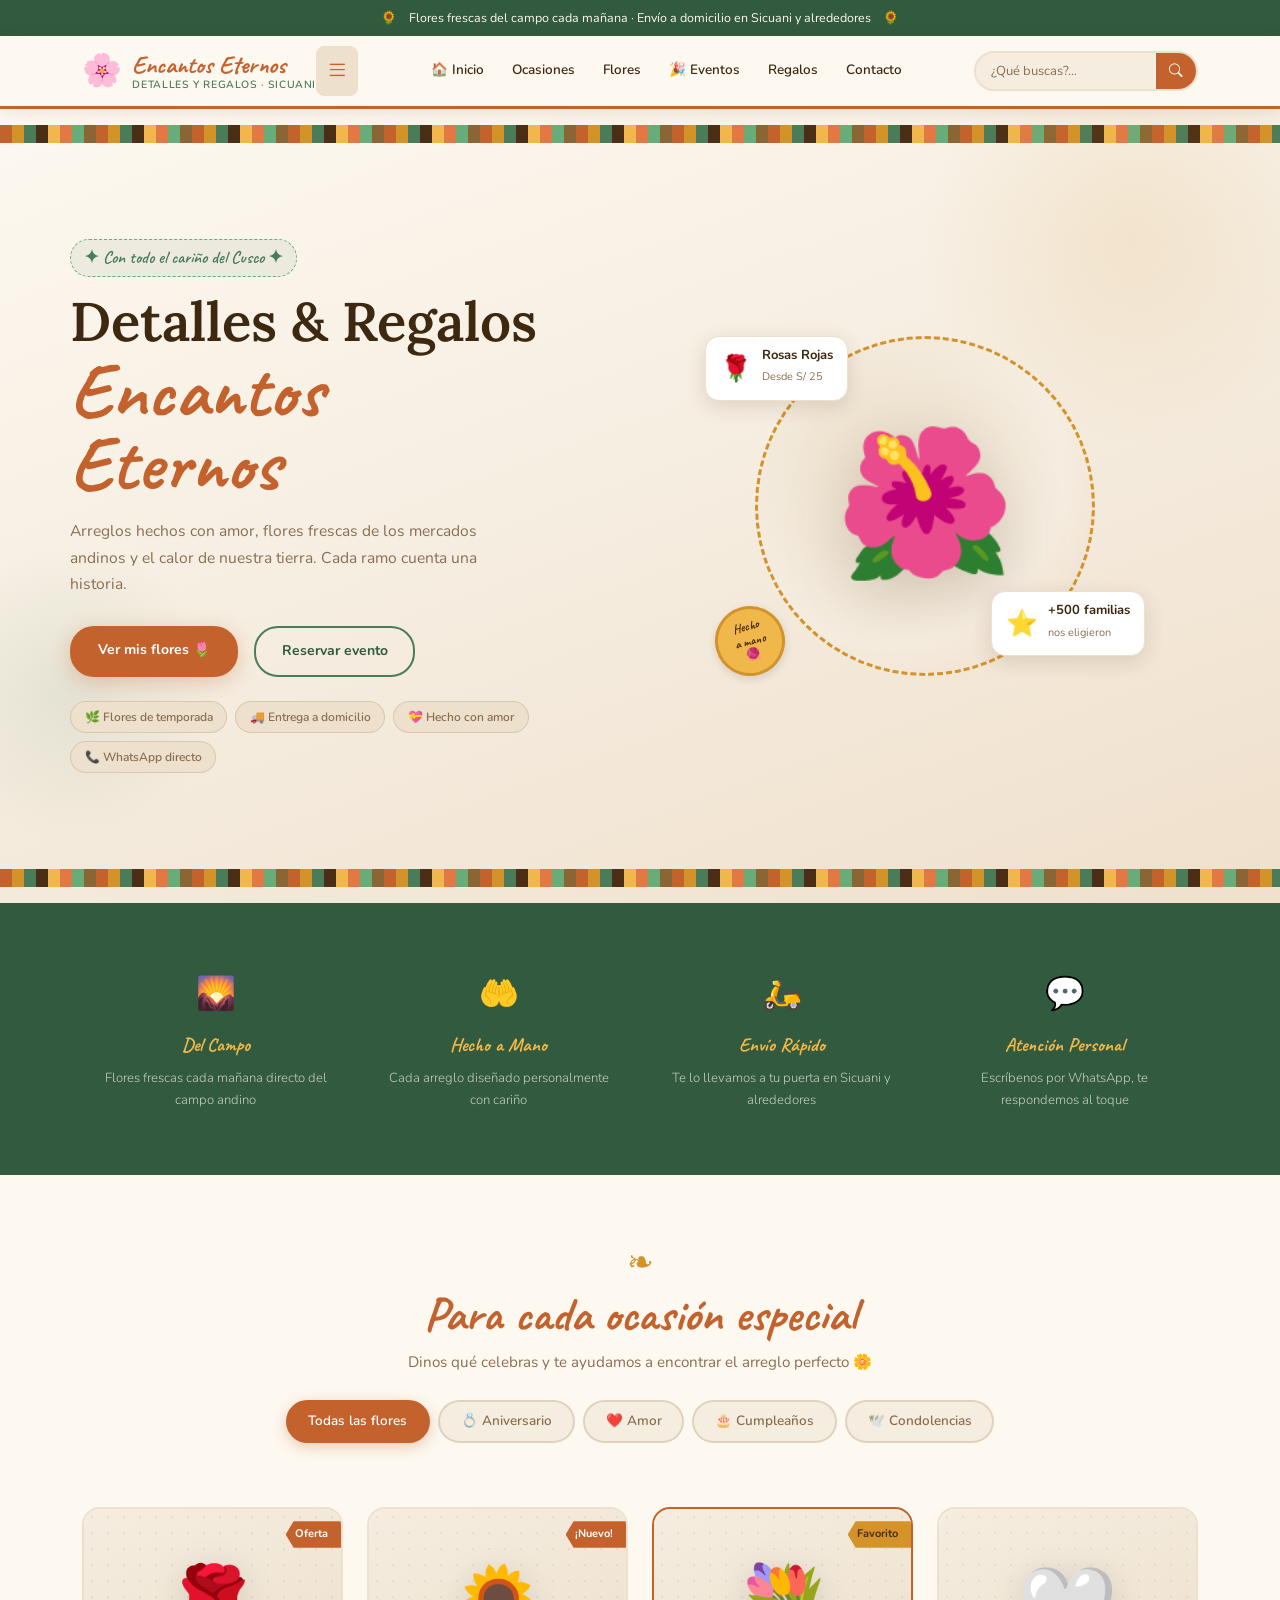
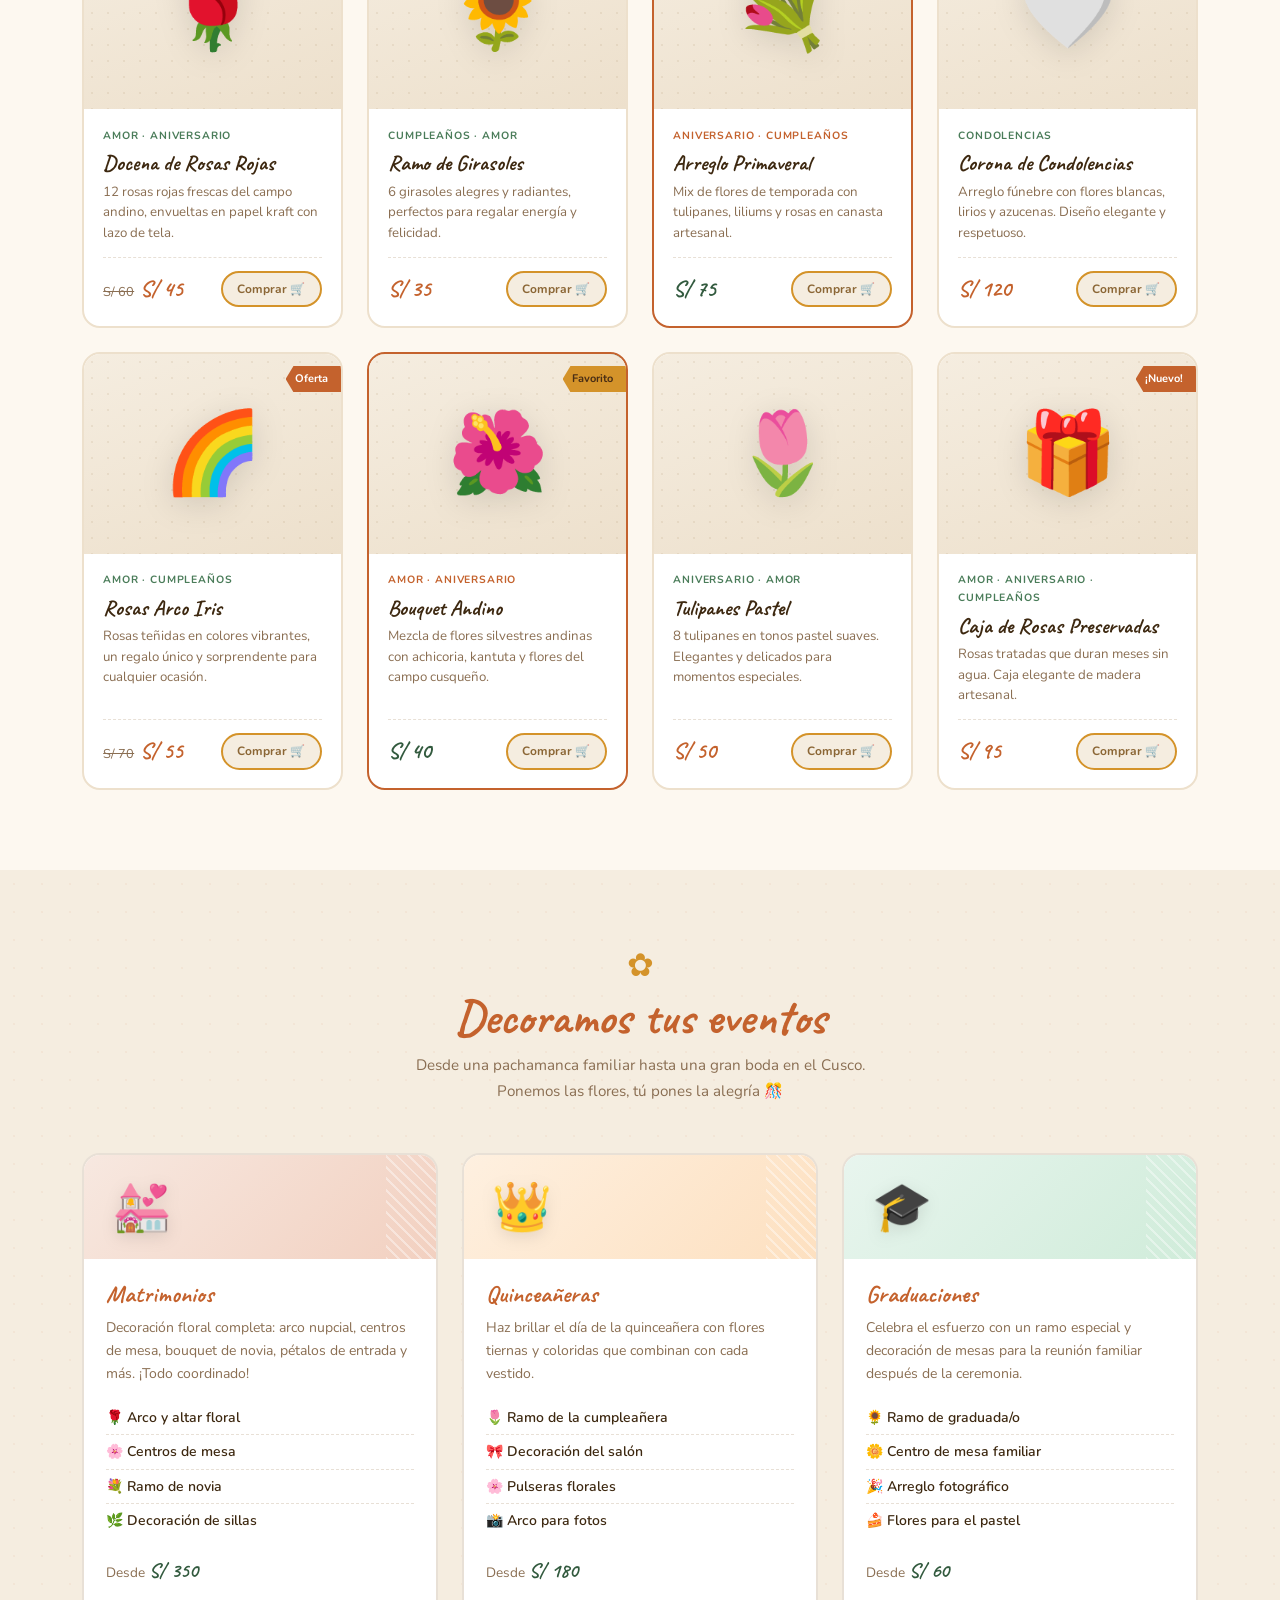
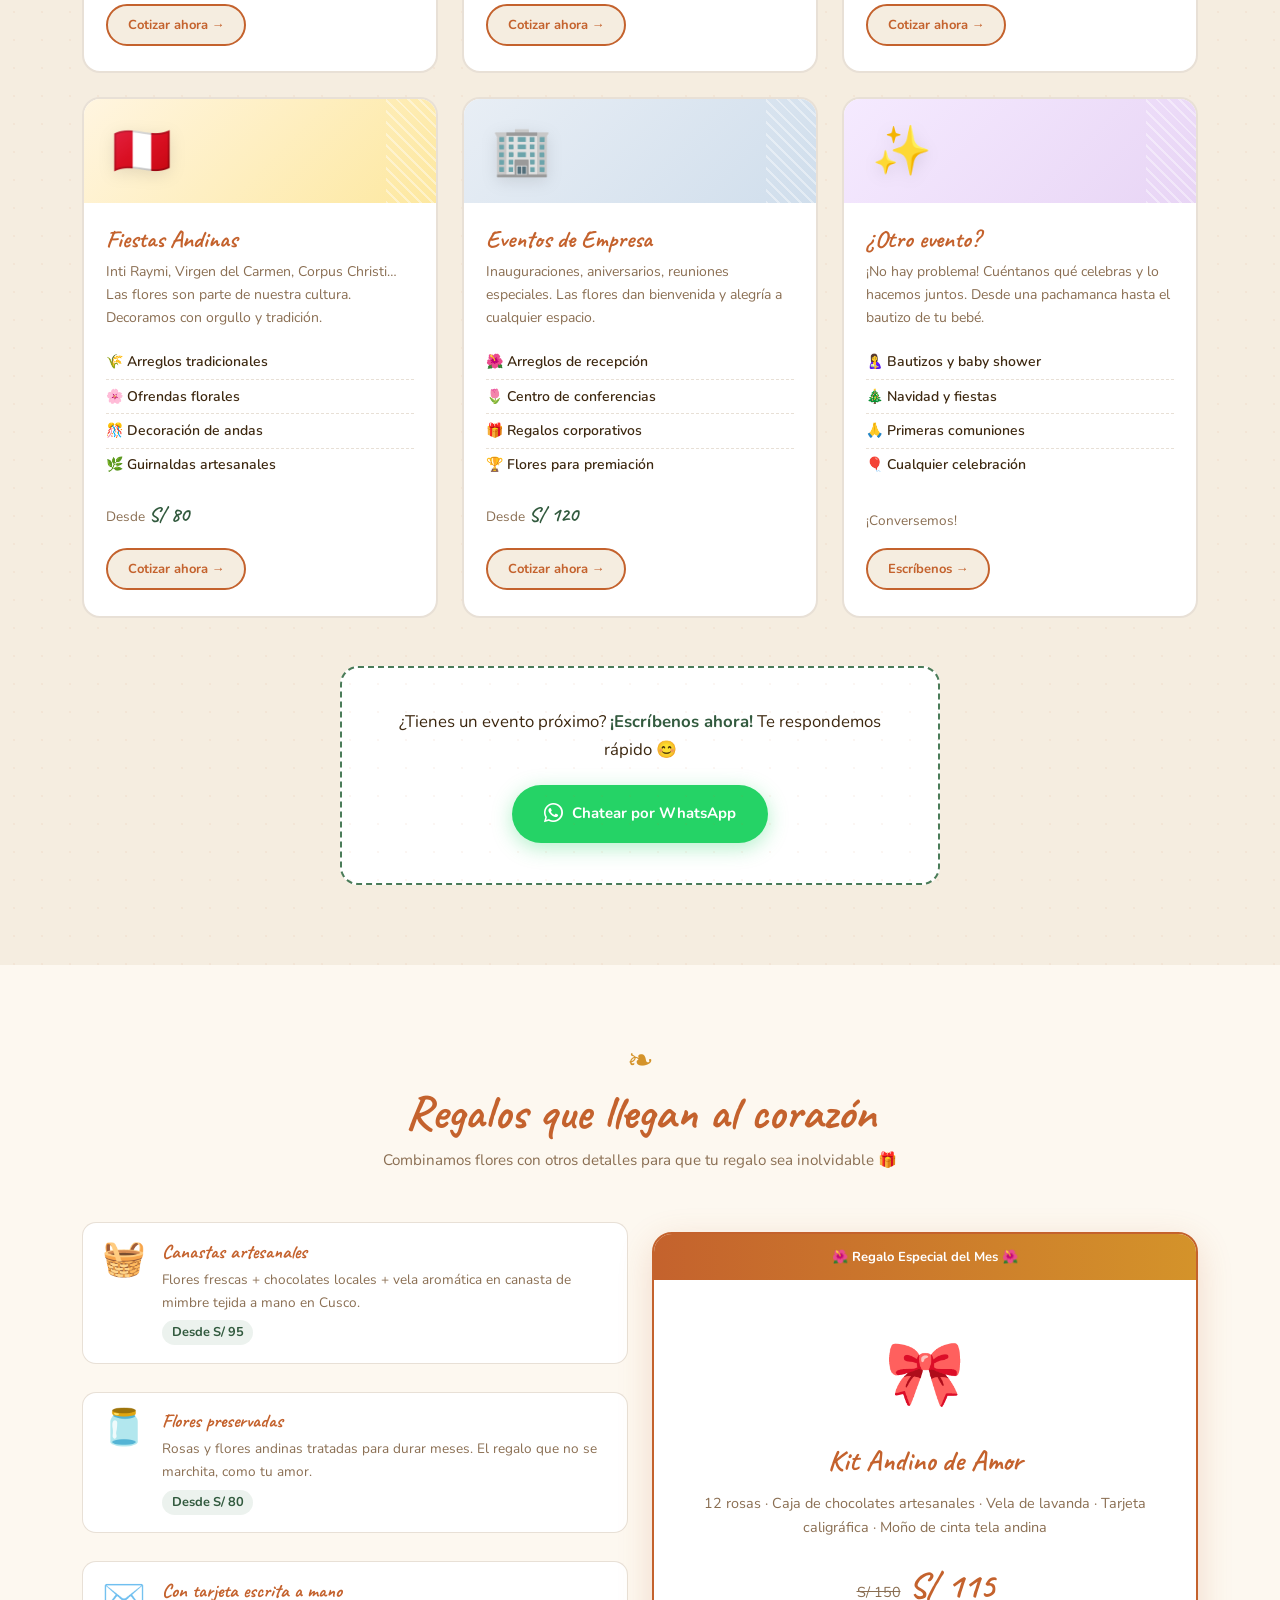
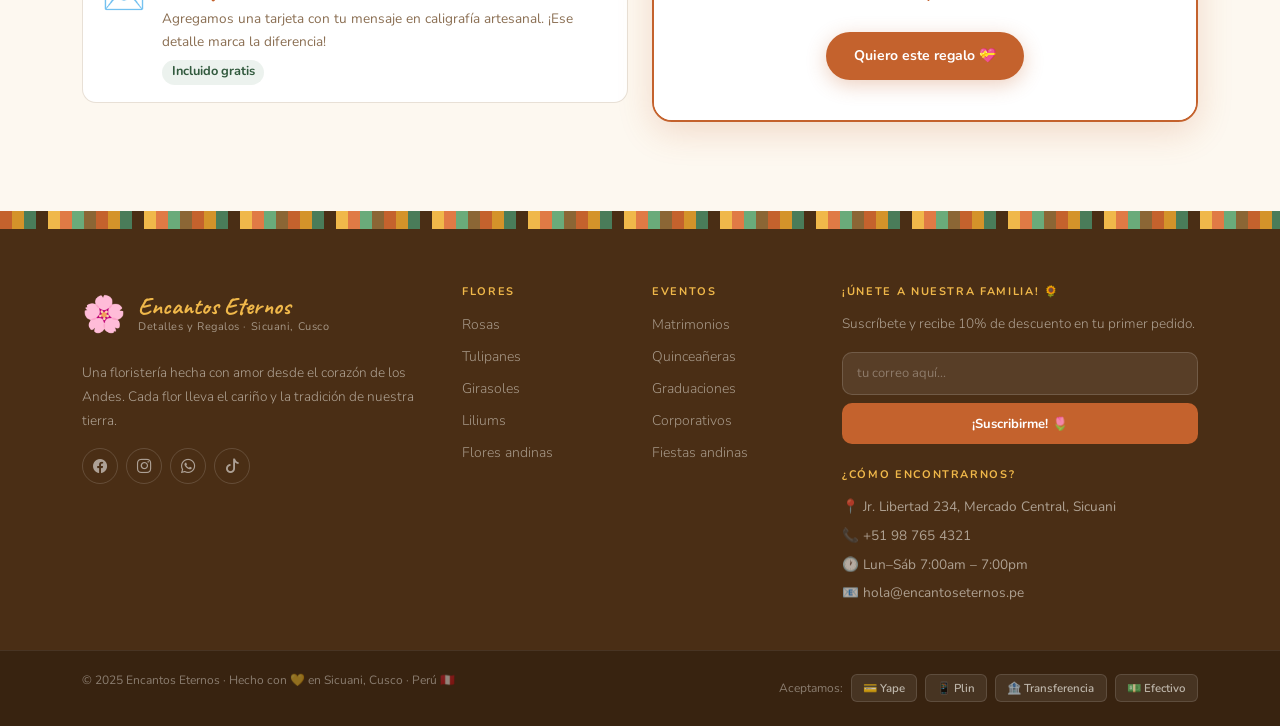
<file: index3.html>
<!DOCTYPE html>
<html lang="es">
<head>
  <meta charset="UTF-8" />
  <meta name="viewport" content="width=device-width, initial-scale=1.0" />
  <title>Encantos Eternos – Estilo Andino</title>
  <link href="https://cdn.jsdelivr.net/npm/bootstrap@5.3.3/dist/css/bootstrap.min.css" rel="stylesheet" />
  <link href="https://cdn.jsdelivr.net/npm/bootstrap-icons@1.11.3/font/bootstrap-icons.min.css" rel="stylesheet" />
  <link href="https://fonts.googleapis.com/css2?family=Caveat:wght@400;600;700&family=Lora:ital,wght@0,400;0,600;1,400&family=Nunito:wght@300;400;600&display=swap" rel="stylesheet" />
  <link rel="stylesheet" href="styles3.css" />
</head>
<body>

  <!-- AVISO SUPERIOR -->
  <div class="top-aviso">
    <span>🌻</span>
    <span>Flores frescas del campo cada mañana · Envío a domicilio en Sicuani y alrededores</span>
    <span>🌻</span>
  </div>

  <!-- NAVBAR -->
  <header class="site-header3 sticky-top" id="inicio3">
    <nav class="navbar navbar-expand-lg">
      <div class="container">
        <a class="navbar-brand3" href="#">
          <div class="logo3-flower">🌸</div>
          <div class="logo3-text">
            <span class="logo3-name">Encantos Eternos</span>
            <span class="logo3-sub">Detalles y Regalos · Sicuani</span>
          </div>
        </a>
        <button class="toggler3" type="button" data-bs-toggle="collapse" data-bs-target="#navAndino" aria-label="Menú">
          <i class="bi bi-list"></i>
        </button>
        <div class="collapse navbar-collapse" id="navAndino">
          <ul class="navbar-nav mx-auto gap-1">
            <li class="nav-item"><a class="nav-link3" href="#inicio3">🏠 Inicio</a></li>
            <li class="nav-item"><a class="nav-link3" href="#categorias3">Ocasiones</a></li>
            <li class="nav-item"><a class="nav-link3" href="#productos3">Flores</a></li>
            <li class="nav-item"><a class="nav-link3" href="#eventos3">🎉 Eventos</a></li>
            <li class="nav-item"><a class="nav-link3" href="#regalos3">Regalos</a></li>
            <li class="nav-item"><a class="nav-link3" href="#footer3">Contacto</a></li>
          </ul>
          <form class="search3-form" onsubmit="return false;">
            <input type="search" class="search3-input" placeholder="¿Qué buscas?…" />
            <button class="search3-btn" type="submit"><i class="bi bi-search"></i></button>
          </form>
        </div>
      </div>
    </nav>
  </header>

  <!-- HERO -->
  <section class="hero3">
    <div class="andean-stripe top-stripe" aria-hidden="true"><div class="stripe-pattern"></div></div>

    <div class="container h-100">
      <div class="row align-items-center h-100 py-5">

        <div class="col-lg-6 hero3-content">
          <div class="handmade-tag">✦ Con todo el cariño del Cusco ✦</div>
          <h1 class="hero3-title">
            Detalles&nbsp;&amp;&nbsp;Regalos
            <span class="title-florito">Encantos<br>Eternos</span>
          </h1>
          <p class="hero3-sub">Arreglos hechos con amor, flores frescas de los mercados andinos y el calor de nuestra tierra. Cada ramo cuenta una historia.</p>
          <div class="hero3-ctas d-flex flex-wrap gap-3">
            <a href="#productos3" class="btn3-main">Ver mis flores 🌷</a>
            <a href="#eventos3" class="btn3-sec">Reservar evento</a>
          </div>
          <div class="trust-chips d-flex flex-wrap gap-2 mt-4">
            <span class="chip">🌿 Flores de temporada</span>
            <span class="chip">🚚 Entrega a domicilio</span>
            <span class="chip">💝 Hecho con amor</span>
            <span class="chip">📞 WhatsApp directo</span>
          </div>
        </div>

        <div class="col-lg-6 d-none d-lg-flex justify-content-center">
          <div class="hero3-visual">
            <div class="hero3-circle-bg"></div>
            <div class="hero3-big-flower">🌺</div>
            <div class="hero3-float float-a">
              <span class="float-emoji">🌹</span>
              <div><strong>Rosas Rojas</strong><small>Desde S/ 25</small></div>
            </div>
            <div class="hero3-float float-b">
              <span class="float-emoji">⭐</span>
              <div><strong>+500 familias</strong><small>nos eligieron</small></div>
            </div>
            <div class="hero3-sticker">
              <span>Hecho</span><span>a mano</span><span>🧶</span>
            </div>
          </div>
        </div>

      </div>
    </div>

    <div class="andean-stripe bottom-stripe" aria-hidden="true"><div class="stripe-pattern"></div></div>
  </section>

  <!-- SERVICIOS -->
  <section class="servicios3">
    <div class="container">
      <div class="row g-3 justify-content-center">
        <div class="col-6 col-md-3">
          <div class="svc3-card"><div class="svc3-ico">🌄</div><strong>Del Campo</strong><p>Flores frescas cada mañana directo del campo andino</p></div>
        </div>
        <div class="col-6 col-md-3">
          <div class="svc3-card"><div class="svc3-ico">🤲</div><strong>Hecho a Mano</strong><p>Cada arreglo diseñado personalmente con cariño</p></div>
        </div>
        <div class="col-6 col-md-3">
          <div class="svc3-card"><div class="svc3-ico">🛵</div><strong>Envío Rápido</strong><p>Te lo llevamos a tu puerta en Sicuani y alrededores</p></div>
        </div>
        <div class="col-6 col-md-3">
          <div class="svc3-card"><div class="svc3-ico">💬</div><strong>Atención Personal</strong><p>Escríbenos por WhatsApp, te respondemos al toque</p></div>
        </div>
      </div>
    </div>
  </section>

  <!-- FILTROS -->
  <section class="categorias3" id="categorias3">
    <div class="container">
      <div class="section3-header text-center">
        <div class="section3-deco" aria-hidden="true">❧</div>
        <h2 class="section3-title">Para cada ocasión especial</h2>
        <p class="section3-sub">Dinos qué celebras y te ayudamos a encontrar el arreglo perfecto 🌼</p>
      </div>
      <div class="filter3-wrap d-flex flex-wrap justify-content-center gap-2 mt-4" id="filterButtons3">
        <button class="btn3-filter active" data-filter="todos">Todas las flores</button>
        <button class="btn3-filter" data-filter="aniversario">💍 Aniversario</button>
        <button class="btn3-filter" data-filter="amor">❤️ Amor</button>
        <button class="btn3-filter" data-filter="cumpleanos">🎂 Cumpleaños</button>
        <button class="btn3-filter" data-filter="condolencias">🕊️ Condolencias</button>
      </div>
    </div>
  </section>

  <!-- PRODUCTOS -->
  <section class="productos3" id="productos3">
    <div class="container">
      <div class="row g-4" id="productsGrid3">

        <div class="col-12 col-sm-6 col-lg-3 p3-col" data-category="amor aniversario">
          <div class="p3-card">
            <div class="p3-img"><div class="p3-emoji">🌹</div><div class="p3-ribbon">Oferta</div></div>
            <div class="p3-body">
              <div class="p3-tag">Amor · Aniversario</div>
              <h4 class="p3-name">Ramo de Rosas Rojas</h4>
              <p class="p3-desc">24 rosas frescas con moño de cinta y tarjetita incluida.</p>
              <div class="p3-footer">
                <div class="p3-price-wrap"><span class="p3-old">S/ 85</span><span class="p3-price">S/ 65</span></div>
                <button class="btn3-comprar">Comprar 🛒</button>
              </div>
            </div>
          </div>
        </div>

        <div class="col-12 col-sm-6 col-lg-3 p3-col" data-category="cumpleanos">
          <div class="p3-card">
            <div class="p3-img"><div class="p3-emoji">🌸</div></div>
            <div class="p3-body">
              <div class="p3-tag">Cumpleaños</div>
              <h4 class="p3-name">Bouquet Colorido</h4>
              <p class="p3-desc">Flores mixtas de temporada, alegres y llenas de vida.</p>
              <div class="p3-footer">
                <span class="p3-price">S/ 55</span>
                <button class="btn3-comprar">Comprar 🛒</button>
              </div>
            </div>
          </div>
        </div>

        <div class="col-12 col-sm-6 col-lg-3 p3-col" data-category="aniversario">
          <div class="p3-card p3-especial">
            <div class="p3-img"><div class="p3-emoji">💐</div><div class="p3-ribbon">⭐ Favorito</div></div>
            <div class="p3-body">
              <div class="p3-tag">Aniversario</div>
              <h4 class="p3-name">Cajita de Flores</h4>
              <p class="p3-desc">Caja tipo cofre con rosas y flores silvestres de los Andes.</p>
              <div class="p3-footer">
                <span class="p3-price">S/ 120</span>
                <button class="btn3-comprar">Comprar 🛒</button>
              </div>
            </div>
          </div>
        </div>

        <div class="col-12 col-sm-6 col-lg-3 p3-col" data-category="condolencias">
          <div class="p3-card">
            <div class="p3-img"><div class="p3-emoji">🕊️</div></div>
            <div class="p3-body">
              <div class="p3-tag">Condolencias</div>
              <h4 class="p3-name">Corona de Liliums</h4>
              <p class="p3-desc">Arreglo sereno con liliums blancos y follaje verde andino.</p>
              <div class="p3-footer">
                <span class="p3-price">S/ 90</span>
                <button class="btn3-comprar">Comprar 🛒</button>
              </div>
            </div>
          </div>
        </div>

        <div class="col-12 col-sm-6 col-lg-3 p3-col" data-category="amor">
          <div class="p3-card">
            <div class="p3-img"><div class="p3-emoji">🌷</div><div class="p3-ribbon">¡Nuevo!</div></div>
            <div class="p3-body">
              <div class="p3-tag">Amor</div>
              <h4 class="p3-name">Tulipanes Rosados</h4>
              <p class="p3-desc">20 tulipanes envueltos en papel kraft artesanal andino.</p>
              <div class="p3-footer">
                <span class="p3-price">S/ 75</span>
                <button class="btn3-comprar">Comprar 🛒</button>
              </div>
            </div>
          </div>
        </div>

        <div class="col-12 col-sm-6 col-lg-3 p3-col" data-category="cumpleanos">
          <div class="p3-card">
            <div class="p3-img"><div class="p3-emoji">🎁</div></div>
            <div class="p3-body">
              <div class="p3-tag">Cumpleaños</div>
              <h4 class="p3-name">Canasta Sorpresa</h4>
              <p class="p3-desc">Flores + chocolates artesanales + tarjeta personalizada.</p>
              <div class="p3-footer">
                <span class="p3-price">S/ 95</span>
                <button class="btn3-comprar">Comprar 🛒</button>
              </div>
            </div>
          </div>
        </div>

        <div class="col-12 col-sm-6 col-lg-3 p3-col" data-category="aniversario amor">
          <div class="p3-card">
            <div class="p3-img"><div class="p3-emoji">🌺</div><div class="p3-ribbon">Oferta</div></div>
            <div class="p3-body">
              <div class="p3-tag">Amor · Aniversario</div>
              <h4 class="p3-name">Jardín en Miniatura</h4>
              <p class="p3-desc">Peonías y rosas silvestres en canasta de mimbre local.</p>
              <div class="p3-footer">
                <div class="p3-price-wrap"><span class="p3-old">S/ 110</span><span class="p3-price">S/ 85</span></div>
                <button class="btn3-comprar">Comprar 🛒</button>
              </div>
            </div>
          </div>
        </div>

        <div class="col-12 col-sm-6 col-lg-3 p3-col" data-category="condolencias">
          <div class="p3-card">
            <div class="p3-img"><div class="p3-emoji">🌿</div></div>
            <div class="p3-body">
              <div class="p3-tag">Condolencias</div>
              <h4 class="p3-name">Ramo Blanco Puro</h4>
              <p class="p3-desc">Crisantemos blancos con hojas verdes, sencillo y elegante.</p>
              <div class="p3-footer">
                <span class="p3-price">S/ 70</span>
                <button class="btn3-comprar">Comprar 🛒</button>
              </div>
            </div>
          </div>
        </div>

      </div>
      <div id="noResults3" class="text-center py-5 d-none">
        <p style="font-size:2.5rem;">🌵</p>
        <p class="nores3-msg">Aún no tenemos flores en esta categoría, ¡pero pregúntanos!</p>
      </div>
    </div>
  </section>

  <!-- EVENTOS -->
  <section class="eventos3" id="eventos3">
    <div class="container">
      <div class="section3-header text-center mb-5">
        <div class="section3-deco" aria-hidden="true">✿</div>
        <h2 class="section3-title">Decoramos tus eventos</h2>
        <p class="section3-sub">Desde una pachamanca familiar hasta una gran boda en el Cusco.<br>Ponemos las flores, tú pones la alegría 🎊</p>
      </div>

      <div class="row g-4">

        <div class="col-12 col-md-6 col-lg-4">
          <div class="ev3-card ev3-boda">
            <div class="ev3-header"><span class="ev3-ico">💒</span><div class="ev3-lines" aria-hidden="true"></div></div>
            <div class="ev3-body">
              <h3 class="ev3-title">Matrimonios</h3>
              <p class="ev3-desc">Decoración floral completa: arco nupcial, centros de mesa, bouquet de novia, pétalos de entrada y más. ¡Todo coordinado!</p>
              <ul class="ev3-list">
                <li>🌹 Arco y altar floral</li>
                <li>🌸 Centros de mesa</li>
                <li>💐 Ramo de novia</li>
                <li>🌿 Decoración de sillas</li>
              </ul>
              <div class="ev3-from">Desde <strong>S/ 350</strong></div>
              <a href="#footer3" class="btn3-evento">Cotizar ahora →</a>
            </div>
          </div>
        </div>

        <div class="col-12 col-md-6 col-lg-4">
          <div class="ev3-card ev3-quince">
            <div class="ev3-header"><span class="ev3-ico">👑</span><div class="ev3-lines" aria-hidden="true"></div></div>
            <div class="ev3-body">
              <h3 class="ev3-title">Quinceañeras</h3>
              <p class="ev3-desc">Haz brillar el día de la quinceañera con flores tiernas y coloridas que combinan con cada vestido.</p>
              <ul class="ev3-list">
                <li>🌷 Ramo de la cumpleañera</li>
                <li>🎀 Decoración del salón</li>
                <li>🌸 Pulseras florales</li>
                <li>📸 Arco para fotos</li>
              </ul>
              <div class="ev3-from">Desde <strong>S/ 180</strong></div>
              <a href="#footer3" class="btn3-evento">Cotizar ahora →</a>
            </div>
          </div>
        </div>

        <div class="col-12 col-md-6 col-lg-4">
          <div class="ev3-card ev3-grado">
            <div class="ev3-header"><span class="ev3-ico">🎓</span><div class="ev3-lines" aria-hidden="true"></div></div>
            <div class="ev3-body">
              <h3 class="ev3-title">Graduaciones</h3>
              <p class="ev3-desc">Celebra el esfuerzo con un ramo especial y decoración de mesas para la reunión familiar después de la ceremonia.</p>
              <ul class="ev3-list">
                <li>🌻 Ramo de graduada/o</li>
                <li>🌼 Centro de mesa familiar</li>
                <li>🎉 Arreglo fotográfico</li>
                <li>🍰 Flores para el pastel</li>
              </ul>
              <div class="ev3-from">Desde <strong>S/ 60</strong></div>
              <a href="#footer3" class="btn3-evento">Cotizar ahora →</a>
            </div>
          </div>
        </div>

        <div class="col-12 col-md-6 col-lg-4">
          <div class="ev3-card ev3-fiestas">
            <div class="ev3-header"><span class="ev3-ico">🇵🇪</span><div class="ev3-lines" aria-hidden="true"></div></div>
            <div class="ev3-body">
              <h3 class="ev3-title">Fiestas Andinas</h3>
              <p class="ev3-desc">Inti Raymi, Virgen del Carmen, Corpus Christi… Las flores son parte de nuestra cultura. Decoramos con orgullo y tradición.</p>
              <ul class="ev3-list">
                <li>🌾 Arreglos tradicionales</li>
                <li>🌸 Ofrendas florales</li>
                <li>🎊 Decoración de andas</li>
                <li>🌿 Guirnaldas artesanales</li>
              </ul>
              <div class="ev3-from">Desde <strong>S/ 80</strong></div>
              <a href="#footer3" class="btn3-evento">Cotizar ahora →</a>
            </div>
          </div>
        </div>

        <div class="col-12 col-md-6 col-lg-4">
          <div class="ev3-card ev3-corp">
            <div class="ev3-header"><span class="ev3-ico">🏢</span><div class="ev3-lines" aria-hidden="true"></div></div>
            <div class="ev3-body">
              <h3 class="ev3-title">Eventos de Empresa</h3>
              <p class="ev3-desc">Inauguraciones, aniversarios, reuniones especiales. Las flores dan bienvenida y alegría a cualquier espacio.</p>
              <ul class="ev3-list">
                <li>🌺 Arreglos de recepción</li>
                <li>🌷 Centro de conferencias</li>
                <li>🎁 Regalos corporativos</li>
                <li>🏆 Flores para premiación</li>
              </ul>
              <div class="ev3-from">Desde <strong>S/ 120</strong></div>
              <a href="#footer3" class="btn3-evento">Cotizar ahora →</a>
            </div>
          </div>
        </div>

        <div class="col-12 col-md-6 col-lg-4">
          <div class="ev3-card ev3-custom">
            <div class="ev3-header"><span class="ev3-ico">✨</span><div class="ev3-lines" aria-hidden="true"></div></div>
            <div class="ev3-body">
              <h3 class="ev3-title">¿Otro evento?</h3>
              <p class="ev3-desc">¡No hay problema! Cuéntanos qué celebras y lo hacemos juntos. Desde una pachamanca hasta el bautizo de tu bebé.</p>
              <ul class="ev3-list">
                <li>🤱 Bautizos y baby shower</li>
                <li>🎄 Navidad y fiestas</li>
                <li>🙏 Primeras comuniones</li>
                <li>🎈 Cualquier celebración</li>
              </ul>
              <div class="ev3-from">¡Conversemos!</div>
              <a href="#footer3" class="btn3-evento">Escríbenos →</a>
            </div>
          </div>
        </div>

      </div>

      <!-- WhatsApp CTA -->
      <div class="whatsapp-callout text-center mt-5">
        <p class="wapp-text">¿Tienes un evento próximo? <strong>¡Escríbenos ahora!</strong> Te respondemos rápido 😊</p>
        <a href="https://wa.me/51987654321" target="_blank" class="btn3-wapp">
          <i class="bi bi-whatsapp"></i> Chatear por WhatsApp
        </a>
      </div>
    </div>
  </section>

  <!-- REGALOS -->
  <section class="regalos3" id="regalos3">
    <div class="container">
      <div class="section3-header text-center mb-5">
        <div class="section3-deco" aria-hidden="true">❧</div>
        <h2 class="section3-title">Regalos que llegan al corazón</h2>
        <p class="section3-sub">Combinamos flores con otros detalles para que tu regalo sea inolvidable 🎁</p>
      </div>
      <div class="row g-4 align-items-center">
        <div class="col-md-6">
          <div class="regalo3-feature">
            <div class="regalo3-emoji">🧺</div>
            <div><h4>Canastas artesanales</h4><p>Flores frescas + chocolates locales + vela aromática en canasta de mimbre tejida a mano en Cusco.</p><span class="regalo3-precio">Desde S/ 95</span></div>
          </div>
          <div class="regalo3-feature">
            <div class="regalo3-emoji">🫙</div>
            <div><h4>Flores preservadas</h4><p>Rosas y flores andinas tratadas para durar meses. El regalo que no se marchita, como tu amor.</p><span class="regalo3-precio">Desde S/ 80</span></div>
          </div>
          <div class="regalo3-feature">
            <div class="regalo3-emoji">✉️</div>
            <div><h4>Con tarjeta escrita a mano</h4><p>Agregamos una tarjeta con tu mensaje en caligrafía artesanal. ¡Ese detalle marca la diferencia!</p><span class="regalo3-precio">Incluido gratis</span></div>
          </div>
        </div>
        <div class="col-md-6">
          <div class="regalo3-box">
            <div class="rbox-top"><span>🌺 Regalo Especial del Mes 🌺</span></div>
            <div class="rbox-content">
              <div class="rbox-emoji">🎀</div>
              <h3>Kit Andino de Amor</h3>
              <p>12 rosas · Caja de chocolates artesanales · Vela de lavanda · Tarjeta caligráfica · Moño de cinta tela andina</p>
              <div class="rbox-price"><span class="rbox-old">S/ 150</span><span class="rbox-new">S/ 115</span></div>
              <button class="btn3-main mt-3">Quiero este regalo 💝</button>
            </div>
          </div>
        </div>
      </div>
    </div>
  </section>

  <!-- FOOTER -->
  <footer class="footer3" id="footer3">
    <div class="andean-stripe footer-stripe" aria-hidden="true"><div class="stripe-pattern"></div></div>
    <div class="footer3-top">
      <div class="container">
        <div class="row g-4">
          <div class="col-12 col-md-4">
            <div class="f3-brand">
              <span class="f3-flower">🌸</span>
              <div><div class="f3-name">Encantos Eternos</div><div class="f3-place">Detalles y Regalos · Sicuani, Cusco</div></div>
            </div>
            <p class="f3-desc">Una floristería hecha con amor desde el corazón de los Andes. Cada flor lleva el cariño y la tradición de nuestra tierra.</p>
            <div class="f3-socials d-flex gap-2 mt-3">
              <a href="#" class="f3-social" aria-label="Facebook"><i class="bi bi-facebook"></i></a>
              <a href="#" class="f3-social" aria-label="Instagram"><i class="bi bi-instagram"></i></a>
              <a href="#" class="f3-social" aria-label="WhatsApp"><i class="bi bi-whatsapp"></i></a>
              <a href="#" class="f3-social" aria-label="TikTok"><i class="bi bi-tiktok"></i></a>
            </div>
          </div>
          <div class="col-6 col-md-2">
            <h6 class="f3-heading">Flores</h6>
            <ul class="f3-links">
              <li><a href="#">Rosas</a></li>
              <li><a href="#">Tulipanes</a></li>
              <li><a href="#">Girasoles</a></li>
              <li><a href="#">Liliums</a></li>
              <li><a href="#">Flores andinas</a></li>
            </ul>
          </div>
          <div class="col-6 col-md-2">
            <h6 class="f3-heading">Eventos</h6>
            <ul class="f3-links">
              <li><a href="#">Matrimonios</a></li>
              <li><a href="#">Quinceañeras</a></li>
              <li><a href="#">Graduaciones</a></li>
              <li><a href="#">Corporativos</a></li>
              <li><a href="#">Fiestas andinas</a></li>
            </ul>
          </div>
          <div class="col-12 col-md-4">
            <h6 class="f3-heading">¡Únete a nuestra familia! 🌻</h6>
            <p class="f3-desc">Suscríbete y recibe 10% de descuento en tu primer pedido.</p>
            <form id="newsletterForm3" novalidate class="f3-newsletter">
              <input type="email" id="email3" class="f3-email-input" placeholder="tu correo aquí..." required />
              <button type="submit" class="btn3-suscribir">¡Suscribirme! 🌷</button>
              <div class="f3-error d-none" id="error3">Por favor escribe un correo válido 🙏</div>
              <div class="f3-success d-none" id="success3">¡Gracias! Ya eres parte de la familia 🌸</div>
            </form>
            <div class="f3-contacto mt-4">
              <h6 class="f3-heading">¿Cómo encontrarnos?</h6>
              <p>📍 Jr. Libertad 234, Mercado Central, Sicuani</p>
              <p>📞 +51 98 765 4321</p>
              <p>🕐 Lun–Sáb 7:00am – 7:00pm</p>
              <p>📧 hola@encantoseternos.pe</p>
            </div>
          </div>
        </div>
      </div>
    </div>
    <div class="footer3-pagos">
      <div class="container d-flex flex-column flex-md-row align-items-center justify-content-between gap-3">
        <p>© 2025 Encantos Eternos · Hecho con 💛 en Sicuani, Cusco · Perú 🇵🇪</p>
        <div class="pagos-wrap d-flex align-items-center gap-2">
          <span>Aceptamos:</span>
          <span class="pago-chip">💳 Yape</span>
          <span class="pago-chip">📱 Plin</span>
          <span class="pago-chip">🏦 Transferencia</span>
          <span class="pago-chip">💵 Efectivo</span>
        </div>
      </div>
    </div>
  </footer>

  <button class="btn3-top" id="backTop3" aria-label="Volver arriba">
    <i class="bi bi-chevron-up"></i>
  </button>

  <script src="https://cdn.jsdelivr.net/npm/bootstrap@5.3.3/dist/js/bootstrap.bundle.min.js"></script>
  <script src="app3.js"></script>
</body>
</html>
</file>
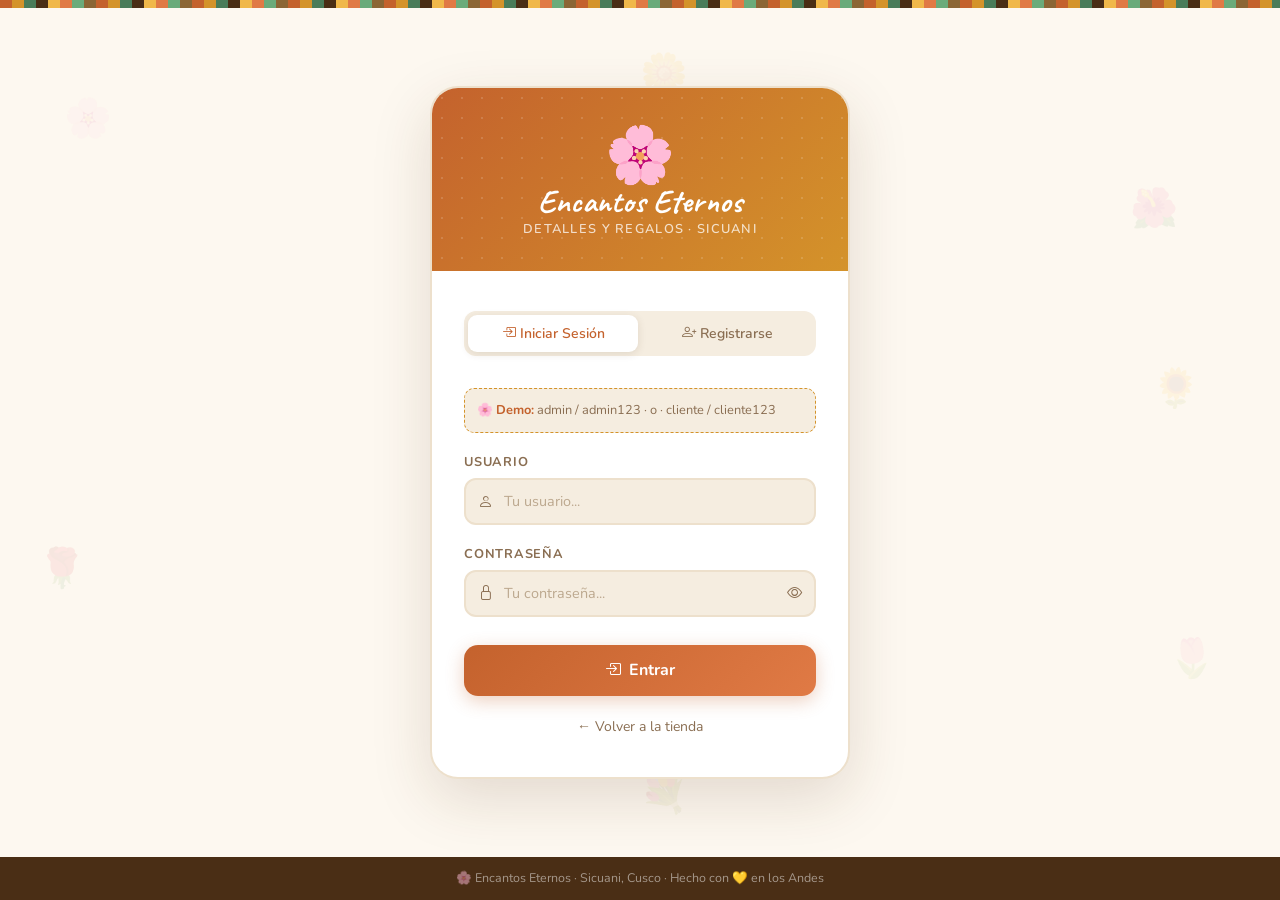
<file: login.html>
<!DOCTYPE html>
<html lang="es">
<head>
  <meta charset="UTF-8"/>
  <meta name="viewport" content="width=device-width, initial-scale=1.0"/>
  <title>Iniciar Sesión – Encantos Eternos</title>
  <link href="https://cdn.jsdelivr.net/npm/bootstrap@5.3.3/dist/css/bootstrap.min.css" rel="stylesheet"/>
  <link href="https://cdn.jsdelivr.net/npm/bootstrap-icons@1.11.3/font/bootstrap-icons.min.css" rel="stylesheet"/>
  <link href="https://fonts.googleapis.com/css2?family=Caveat:wght@400;600;700&family=Lora:ital,wght@0,400;0,600&family=Nunito:wght@300;400;600;700&display=swap" rel="stylesheet"/>
  <style>
    :root {
      --hueso: #fdf8f0; --hueso-2: #f5ede0; --hueso-3: #ede0cc;
      --terracota: #c4622d; --terra-dk: #a34e20; --terra-lt: #e07a45;
      --mostaza: #d4932a; --mostaza-lt: #f0b84a;
      --verde: #4a7c59; --verde-dk: #325a3e;
      --ocre: #8b6635; --marron: #4a2e15;
      --texto: #3d2810; --muted: #8a6e52;
    }
    *, *::before, *::after { box-sizing: border-box; margin: 0; }
    html { scroll-behavior: smooth; }
    body {
      font-family: 'Nunito', sans-serif;
      background: var(--hueso);
      min-height: 100vh;
      display: flex;
      flex-direction: column;
      overflow-x: hidden;
    }

    /* Andean stripe */
    .andean-top {
      height: 8px;
      background: repeating-linear-gradient(90deg,
        #c4622d 0,#c4622d 12px, #d4932a 12px,#d4932a 24px,
        #4a7c59 24px,#4a7c59 36px, #4a2e15 36px,#4a2e15 48px,
        #f0b84a 48px,#f0b84a 60px, #e07a45 60px,#e07a45 72px,
        #6aab7a 72px,#6aab7a 84px, #8b6635 84px,#8b6635 96px);
    }

    /* Background flores flotantes */
    .bg-flores {
      position: fixed; inset: 0; pointer-events: none; z-index: 0; overflow: hidden;
    }
    .bg-flor {
      position: absolute; font-size: clamp(1.5rem,3vw,3rem); opacity: .07;
      animation: floatBg 20s ease-in-out infinite;
    }

    .login-wrap {
      flex: 1; display: flex; align-items: center; justify-content: center;
      padding: 2rem 1rem; position: relative; z-index: 1;
    }

    .login-card {
      background: white;
      border-radius: 28px;
      border: 2.5px solid var(--hueso-3);
      box-shadow: 0 20px 60px rgba(78,46,21,.15);
      width: 100%; max-width: 420px;
      overflow: hidden;
      animation: slideUp .6s ease both;
    }

    .login-header {
      background: linear-gradient(135deg, var(--terracota) 0%, var(--mostaza) 100%);
      padding: 2.5rem 2rem 2rem;
      text-align: center;
      position: relative;
      overflow: hidden;
    }
    .login-header::before {
      content: '';
      position: absolute; inset: 0;
      background-image: radial-gradient(rgba(255,255,255,.15) 1px, transparent 1px);
      background-size: 20px 20px;
    }
    .login-logo { font-size: 3.5rem; line-height: 1; position: relative; z-index: 1; animation: wiggle 3s ease-in-out infinite; }
    .login-brand { font-family: 'Caveat', cursive; font-size: 2rem; font-weight: 700; color: white; line-height: 1.1; position: relative; z-index: 1; }
    .login-sub { font-size: .8rem; color: rgba(255,255,255,.75); letter-spacing: .1em; text-transform: uppercase; font-weight: 600; position: relative; z-index: 1; }

    .login-body { padding: 2.5rem 2rem; }

    .tab-selector {
      display: flex; background: var(--hueso-2); border-radius: 12px; padding: 4px;
      margin-bottom: 2rem; gap: 4px;
    }
    .tab-btn {
      flex: 1; padding: .5rem; border: none; border-radius: 9px; font-family: 'Nunito', sans-serif;
      font-size: .875rem; font-weight: 600; cursor: pointer; transition: all .25s;
      background: transparent; color: var(--muted);
    }
    .tab-btn.active {
      background: white; color: var(--terracota);
      box-shadow: 0 2px 8px rgba(78,46,21,.12);
    }

    .form-group { margin-bottom: 1.25rem; }
    .form-label-custom {
      display: block; font-size: .8rem; font-weight: 700; color: var(--muted);
      letter-spacing: .06em; text-transform: uppercase; margin-bottom: .4rem;
    }
    .input-wrap { position: relative; }
    .input-ico {
      position: absolute; left: .9rem; top: 50%; transform: translateY(-50%);
      color: var(--muted); font-size: .95rem; pointer-events: none;
    }
    .input-custom {
      width: 100%; background: var(--hueso-2); border: 2px solid var(--hueso-3);
      border-radius: 12px; padding: .65rem 1rem .65rem 2.4rem;
      font-family: 'Nunito', sans-serif; font-size: .9rem; color: var(--texto);
      transition: border-color .2s, box-shadow .2s; outline: none;
    }
    .input-custom:focus { border-color: var(--terracota); box-shadow: 0 0 0 3px rgba(196,98,45,.12); }
    .input-custom::placeholder { color: #bca88e; }
    .input-toggle {
      position: absolute; right: .9rem; top: 50%; transform: translateY(-50%);
      background: none; border: none; color: var(--muted); cursor: pointer; font-size: .95rem; padding: 0;
    }

    .btn-login-main {
      width: 100%; background: linear-gradient(135deg, var(--terracota), var(--terra-lt));
      color: white; border: none; border-radius: 14px; padding: .85rem;
      font-family: 'Nunito', sans-serif; font-size: 1rem; font-weight: 700;
      cursor: pointer; transition: all .25s; box-shadow: 0 5px 18px rgba(196,98,45,.3);
      margin-top: .5rem;
    }
    .btn-login-main:hover { transform: translateY(-2px); box-shadow: 0 8px 28px rgba(196,98,45,.4); }
    .btn-login-main:active { transform: translateY(0); }
    .btn-login-main:disabled { opacity: .7; cursor: not-allowed; transform: none; }

    .login-divider { text-align: center; color: var(--muted); font-size: .8rem; margin: 1.25rem 0; position: relative; }
    .login-divider::before, .login-divider::after {
      content: ''; position: absolute; top: 50%; width: 35%; height: 1px; background: var(--hueso-3);
    }
    .login-divider::before { left: 0; }
    .login-divider::after { right: 0; }

    .alert-custom {
      border-radius: 10px; padding: .75rem 1rem; font-size: .875rem; font-weight: 600;
      margin-bottom: 1rem; display: none; align-items: center; gap: .5rem;
    }
    .alert-error { background: #fef0ee; border: 1.5px solid #f5b8a8; color: var(--terra-dk); }
    .alert-success { background: #edf7f1; border: 1.5px solid #a8e0c0; color: var(--verde-dk); }

    .demo-hint {
      background: var(--hueso-2); border: 1.5px dashed var(--mostaza);
      border-radius: 10px; padding: .75rem; margin-bottom: 1.25rem;
      font-size: .8rem; color: var(--muted);
    }
    .demo-hint strong { color: var(--terracota); }

    .back-link {
      display: block; text-align: center; margin-top: 1.25rem;
      font-size: .875rem; color: var(--muted); text-decoration: none;
      transition: color .2s;
    }
    .back-link:hover { color: var(--terracota); }

    footer.login-footer {
      background: var(--marron); color: rgba(255,255,255,.5);
      text-align: center; padding: .75rem; font-size: .78rem; position: relative; z-index: 1;
    }
    footer.login-footer span { color: #f0b84a; }

    @keyframes slideUp {
      from { opacity: 0; transform: translateY(30px); }
      to { opacity: 1; transform: translateY(0); }
    }
    @keyframes wiggle {
      0%,100% { transform: rotate(0); }
      20% { transform: rotate(-8deg); }
      40% { transform: rotate(8deg); }
      60% { transform: rotate(-4deg); }
      80% { transform: rotate(4deg); }
    }
    @keyframes floatBg {
      0%,100% { transform: translateY(0) rotate(0); }
      33% { transform: translateY(-20px) rotate(10deg); }
      66% { transform: translateY(-10px) rotate(-5deg); }
    }
  </style>
</head>
<body>

  <div class="andean-top"></div>

  <!-- Flores de fondo -->
  <div class="bg-flores" aria-hidden="true">
    <div class="bg-flor" style="top:10%;left:5%;animation-delay:0s">🌸</div>
    <div class="bg-flor" style="top:20%;right:8%;animation-delay:-3s">🌺</div>
    <div class="bg-flor" style="top:60%;left:3%;animation-delay:-6s">🌹</div>
    <div class="bg-flor" style="top:70%;right:5%;animation-delay:-9s">🌷</div>
    <div class="bg-flor" style="top:40%;left:90%;animation-delay:-12s">🌻</div>
    <div class="bg-flor" style="top:85%;left:50%;animation-delay:-15s">💐</div>
    <div class="bg-flor" style="top:5%;left:50%;animation-delay:-18s">🌼</div>
  </div>

  <div class="login-wrap">
    <div class="login-card">
      <div class="login-header">
        <div class="login-logo">🌸</div>
        <div class="login-brand">Encantos Eternos</div>
        <div class="login-sub">Detalles y Regalos · Sicuani</div>
      </div>

      <div class="login-body">
        <!-- Tabs -->
        <div class="tab-selector">
          <button class="tab-btn active" id="tabLogin" onclick="switchTab('login')">
            <i class="bi bi-box-arrow-in-right me-1"></i>Iniciar Sesión
          </button>
          <button class="tab-btn" id="tabRegister" onclick="switchTab('register')">
            <i class="bi bi-person-plus me-1"></i>Registrarse
          </button>
        </div>

        <!-- Alerta -->
        <div class="alert-custom alert-error" id="alertError">
          <i class="bi bi-exclamation-circle"></i>
          <span id="alertErrorMsg">Error</span>
        </div>
        <div class="alert-custom alert-success" id="alertSuccess">
          <i class="bi bi-check-circle"></i>
          <span id="alertSuccessMsg">¡Éxito!</span>
        </div>

        <!-- Demo hint -->
        <div class="demo-hint" id="demoHint">
          🌸 <strong>Demo:</strong> admin / admin123 · o · cliente / cliente123
        </div>

        <!-- Formulario Login -->
        <form id="formLogin" onsubmit="handleLogin(event)">
          <div class="form-group">
            <label class="form-label-custom">Usuario</label>
            <div class="input-wrap">
              <i class="bi bi-person input-ico"></i>
              <input type="text" class="input-custom" id="loginUser" placeholder="Tu usuario..." required autocomplete="username"/>
            </div>
          </div>
          <div class="form-group">
            <label class="form-label-custom">Contraseña</label>
            <div class="input-wrap">
              <i class="bi bi-lock input-ico"></i>
              <input type="password" class="input-custom" id="loginPass" placeholder="Tu contraseña..." required autocomplete="current-password"/>
              <button type="button" class="input-toggle" onclick="togglePass('loginPass',this)">
                <i class="bi bi-eye"></i>
              </button>
            </div>
          </div>
          <button type="submit" class="btn-login-main" id="btnLogin">
            <i class="bi bi-box-arrow-in-right me-2"></i>Entrar
          </button>
        </form>

        <!-- Formulario Registro -->
        <form id="formRegister" onsubmit="handleRegister(event)" style="display:none;">
          <div class="form-group">
            <label class="form-label-custom">Nombre completo</label>
            <div class="input-wrap">
              <i class="bi bi-person-heart input-ico"></i>
              <input type="text" class="input-custom" id="regNombre" placeholder="Tu nombre..." required/>
            </div>
          </div>
          <div class="form-group">
            <label class="form-label-custom">Usuario</label>
            <div class="input-wrap">
              <i class="bi bi-at input-ico"></i>
              <input type="text" class="input-custom" id="regUser" placeholder="Elige un usuario..." required autocomplete="username"/>
            </div>
          </div>
          <div class="form-group">
            <label class="form-label-custom">Contraseña</label>
            <div class="input-wrap">
              <i class="bi bi-lock input-ico"></i>
              <input type="password" class="input-custom" id="regPass" placeholder="Elige una contraseña..." required autocomplete="new-password"/>
              <button type="button" class="input-toggle" onclick="togglePass('regPass',this)">
                <i class="bi bi-eye"></i>
              </button>
            </div>
          </div>
          <button type="submit" class="btn-login-main" id="btnRegister">
            <i class="bi bi-person-check me-2"></i>Crear cuenta
          </button>
          <p style="font-size:.78rem;color:var(--muted);text-align:center;margin-top:.75rem;">
            Las cuentas nuevas se crean como cliente. Para acceso admin, contacta al administrador.
          </p>
        </form>

        <a href="index.html" class="back-link">← Volver a la tienda</a>
      </div>
    </div>
  </div>

  <footer class="login-footer">
    🌸 Encantos Eternos · Sicuani, Cusco · Hecho con <span>💛</span> en los Andes
  </footer>

  <script src="auth.js"></script>
  <script>
    // Redirigir si ya hay sesión
    if (window.auth && window.auth.isLoggedIn()) {
      const session = window.auth.getSession();
      window.location.href = session.rol === 'admin' ? 'dashboard.html' : 'index.html';
    }

    function switchTab(tab) {
      const isLogin = tab === 'login';
      document.getElementById('tabLogin').classList.toggle('active', isLogin);
      document.getElementById('tabRegister').classList.toggle('active', !isLogin);
      document.getElementById('formLogin').style.display = isLogin ? '' : 'none';
      document.getElementById('formRegister').style.display = isLogin ? 'none' : '';
      document.getElementById('demoHint').style.display = isLogin ? '' : 'none';
      hideAlerts();
    }

    function handleLogin(e) {
      e.preventDefault();
      hideAlerts();
      const usuario = document.getElementById('loginUser').value.trim();
      const password = document.getElementById('loginPass').value;
      const btn = document.getElementById('btnLogin');
      btn.disabled = true;
      btn.innerHTML = '<span class="spinner-border spinner-border-sm me-2"></span>Entrando...';

      setTimeout(() => {
        const result = window.auth.login(usuario, password);
        if (result.success) {
          showSuccess('¡Bienvenida/o! Redirigiendo… 🌸');
          setTimeout(() => {
            window.location.href = result.user.rol === 'admin' ? 'dashboard.html' : 'index.html';
          }, 1000);
        } else {
          showError(result.error);
          btn.disabled = false;
          btn.innerHTML = '<i class="bi bi-box-arrow-in-right me-2"></i>Entrar';
        }
      }, 600);
    }

    function handleRegister(e) {
      e.preventDefault();
      hideAlerts();
      const nombre = document.getElementById('regNombre').value.trim();
      const usuario = document.getElementById('regUser').value.trim();
      const password = document.getElementById('regPass').value;

      if (password.length < 6) { showError('La contraseña debe tener al menos 6 caracteres'); return; }

      // Auto-login temporal para registro de cliente (no admin)
      const users = JSON.parse(localStorage.getItem('encantos_users') || '[]');
      if (users.find(u => u.usuario === usuario)) {
        showError('Ese usuario ya existe, elige otro'); return;
      }
      users.push({ usuario, password, nombre, rol: 'cliente' });
      localStorage.setItem('encantos_users', JSON.stringify(users));

      showSuccess('¡Cuenta creada! Iniciando sesión… 🌷');
      window.auth.login(usuario, password);
      setTimeout(() => { window.location.href = 'index.html'; }, 1200);
    }

    function togglePass(inputId, btn) {
      const input = document.getElementById(inputId);
      const isPass = input.type === 'password';
      input.type = isPass ? 'text' : 'password';
      btn.innerHTML = `<i class="bi bi-eye${isPass ? '-slash' : ''}"></i>`;
    }

    function showError(msg) {
      const el = document.getElementById('alertError');
      document.getElementById('alertErrorMsg').textContent = msg;
      el.style.display = 'flex';
      setTimeout(() => el.style.display = 'none', 5000);
    }

    function showSuccess(msg) {
      const el = document.getElementById('alertSuccess');
      document.getElementById('alertSuccessMsg').textContent = msg;
      el.style.display = 'flex';
    }

    function hideAlerts() {
      document.getElementById('alertError').style.display = 'none';
      document.getElementById('alertSuccess').style.display = 'none';
    }
  </script>
</body>
</html>
</file>
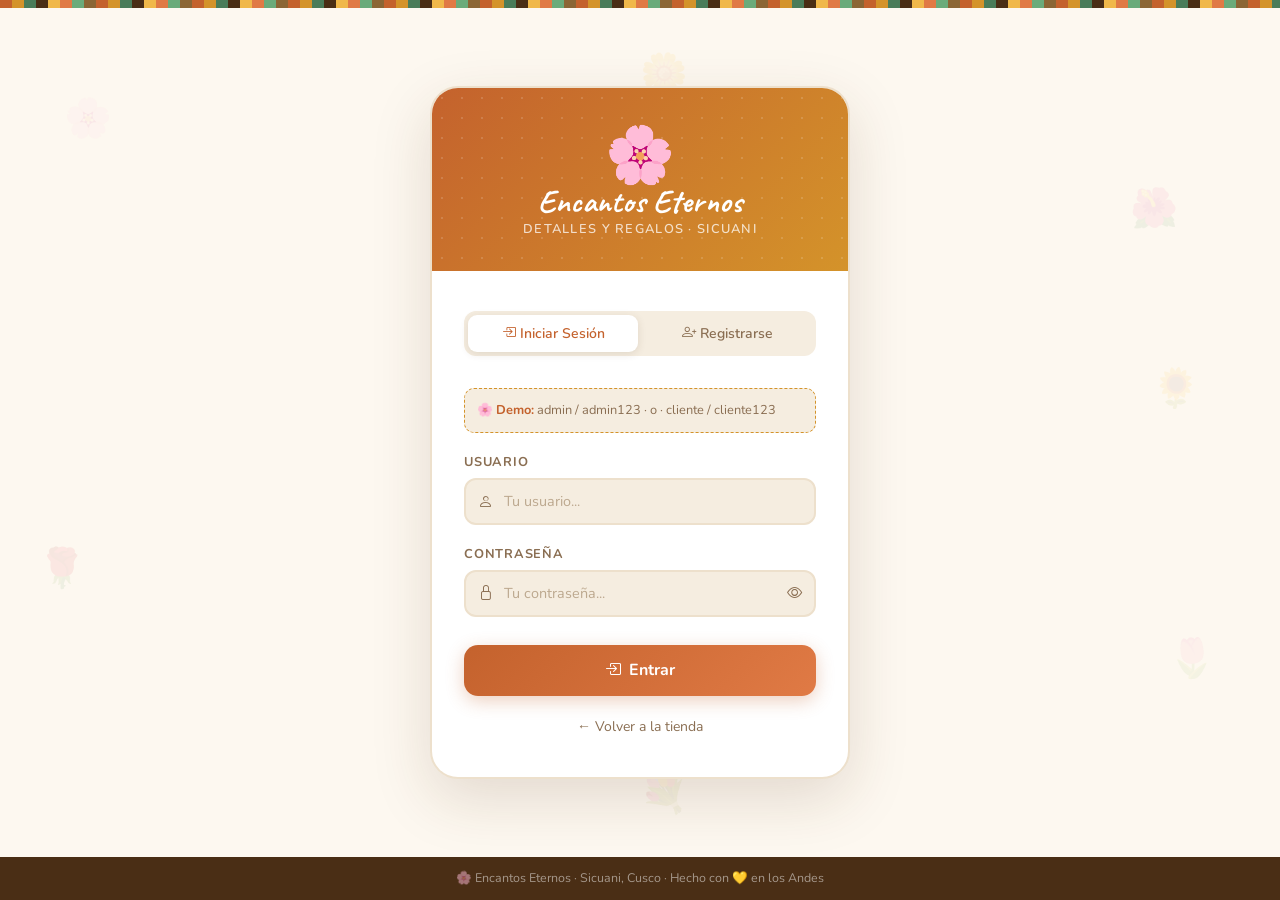
<file: frontend/login.html>
<!DOCTYPE html>
<html lang="es">
<head>
  <meta charset="UTF-8"/>
  <meta name="viewport" content="width=device-width, initial-scale=1.0"/>
  <title>Iniciar Sesión – Encantos Eternos</title>
  <link href="https://cdn.jsdelivr.net/npm/bootstrap@5.3.3/dist/css/bootstrap.min.css" rel="stylesheet"/>
  <link href="https://cdn.jsdelivr.net/npm/bootstrap-icons@1.11.3/font/bootstrap-icons.min.css" rel="stylesheet"/>
  <link href="https://fonts.googleapis.com/css2?family=Caveat:wght@400;600;700&family=Lora:ital,wght@0,400;0,600&family=Nunito:wght@300;400;600;700&display=swap" rel="stylesheet"/>
  <link rel="stylesheet" href="../frontend/style/style-login.css">
</head>
<body>

  <div class="andean-top"></div>

  <!-- Flores de fondo -->
  <div class="bg-flores" aria-hidden="true">
    <div class="bg-flor" style="top:10%;left:5%;animation-delay:0s">🌸</div>
    <div class="bg-flor" style="top:20%;right:8%;animation-delay:-3s">🌺</div>
    <div class="bg-flor" style="top:60%;left:3%;animation-delay:-6s">🌹</div>
    <div class="bg-flor" style="top:70%;right:5%;animation-delay:-9s">🌷</div>
    <div class="bg-flor" style="top:40%;left:90%;animation-delay:-12s">🌻</div>
    <div class="bg-flor" style="top:85%;left:50%;animation-delay:-15s">💐</div>
    <div class="bg-flor" style="top:5%;left:50%;animation-delay:-18s">🌼</div>
  </div>

  <div class="login-wrap">
    <div class="login-card">
      <div class="login-header">
        <div class="login-logo">🌸</div>
        <div class="login-brand">Encantos Eternos</div>
        <div class="login-sub">Detalles y Regalos · Sicuani</div>
      </div>

      <div class="login-body">
        <!-- Tabs -->
        <div class="tab-selector">
          <button class="tab-btn active" id="tabLogin" onclick="switchTab('login')">
            <i class="bi bi-box-arrow-in-right me-1"></i>Iniciar Sesión
          </button>
          <button class="tab-btn" id="tabRegister" onclick="switchTab('register')">
            <i class="bi bi-person-plus me-1"></i>Registrarse
          </button>
        </div>

        <!-- Alerta -->
        <div class="alert-custom alert-error" id="alertError">
          <i class="bi bi-exclamation-circle"></i>
          <span id="alertErrorMsg">Error</span>
        </div>
        <div class="alert-custom alert-success" id="alertSuccess">
          <i class="bi bi-check-circle"></i>
          <span id="alertSuccessMsg">¡Éxito!</span>
        </div>

        <!-- Demo hint -->
        <div class="demo-hint" id="demoHint">
          🌸 <strong>Demo:</strong> admin / admin123 · o · cliente / cliente123
        </div>

        <!-- Formulario Login -->
        <form id="formLogin" onsubmit="handleLogin(event)">
          <div class="form-group">
            <label class="form-label-custom">Usuario</label>
            <div class="input-wrap">
              <i class="bi bi-person input-ico"></i>
              <input type="text" class="input-custom" id="loginUser" placeholder="Tu usuario..." required autocomplete="username"/>
            </div>
          </div>
          <div class="form-group">
            <label class="form-label-custom">Contraseña</label>
            <div class="input-wrap">
              <i class="bi bi-lock input-ico"></i>
              <input type="password" class="input-custom" id="loginPass" placeholder="Tu contraseña..." required autocomplete="current-password"/>
              <button type="button" class="input-toggle" onclick="togglePass('loginPass',this)">
                <i class="bi bi-eye"></i>
              </button>
            </div>
          </div>
          <button type="submit" class="btn-login-main" id="btnLogin">
            <i class="bi bi-box-arrow-in-right me-2"></i>Entrar
          </button>
        </form>

        <!-- Formulario Registro -->
        <form id="formRegister" onsubmit="handleRegister(event)" style="display:none;">
          <div class="form-group">
            <label class="form-label-custom">Nombre completo</label>
            <div class="input-wrap">
              <i class="bi bi-person-heart input-ico"></i>
              <input type="text" class="input-custom" id="regNombre" placeholder="Tu nombre..." required/>
            </div>
          </div>
          <div class="form-group">
            <label class="form-label-custom">Usuario</label>
            <div class="input-wrap">
              <i class="bi bi-at input-ico"></i>
              <input type="text" class="input-custom" id="regUser" placeholder="Elige un usuario..." required autocomplete="username"/>
            </div>
          </div>
          <div class="form-group">
            <label class="form-label-custom">Contraseña</label>
            <div class="input-wrap">
              <i class="bi bi-lock input-ico"></i>
              <input type="password" class="input-custom" id="regPass" placeholder="Elige una contraseña..." required autocomplete="new-password"/>
              <button type="button" class="input-toggle" onclick="togglePass('regPass',this)">
                <i class="bi bi-eye"></i>
              </button>
            </div>
          </div>
          <button type="submit" class="btn-login-main" id="btnRegister">
            <i class="bi bi-person-check me-2"></i>Crear cuenta
          </button>
          <p style="font-size:.78rem;color:var(--muted);text-align:center;margin-top:.75rem;">
            Las cuentas nuevas se crean como cliente. Para acceso admin, contacta al administrador.
          </p>
        </form>

        <a href="index.html" class="back-link">← Volver a la tienda</a>
      </div>
    </div>
  </div>

  <footer class="login-footer">
    🌸 Encantos Eternos · Sicuani, Cusco · Hecho con <span>💛</span> en los Andes
  </footer>

  <script src="../backend/auth.js"></script>
  <script>
    // Redirigir si ya hay sesión
    if (window.auth && window.auth.isLoggedIn()) {
      const session = window.auth.getSession();
      window.location.href = session.rol === 'admin' ? 'dashboard.html' : 'index.html';
    }

    function switchTab(tab) {
      const isLogin = tab === 'login';
      document.getElementById('tabLogin').classList.toggle('active', isLogin);
      document.getElementById('tabRegister').classList.toggle('active', !isLogin);
      document.getElementById('formLogin').style.display = isLogin ? '' : 'none';
      document.getElementById('formRegister').style.display = isLogin ? 'none' : '';
      document.getElementById('demoHint').style.display = isLogin ? '' : 'none';
      hideAlerts();
    }

    function handleLogin(e) {
      e.preventDefault();
      hideAlerts();
      const usuario = document.getElementById('loginUser').value.trim();
      const password = document.getElementById('loginPass').value;
      const btn = document.getElementById('btnLogin');
      btn.disabled = true;
      btn.innerHTML = '<span class="spinner-border spinner-border-sm me-2"></span>Entrando...';

      setTimeout(() => {
        const result = window.auth.login(usuario, password);
        if (result.success) {
          showSuccess('¡Bienvenida/o! Redirigiendo… 🌸');
          setTimeout(() => {
            window.location.href = result.user.rol === 'admin' ? 'dashboard.html' : 'index.html';
          }, 1000);
        } else {
          showError(result.error);
          btn.disabled = false;
          btn.innerHTML = '<i class="bi bi-box-arrow-in-right me-2"></i>Entrar';
        }
      }, 600);
    }

    function handleRegister(e) {
      e.preventDefault();
      hideAlerts();
      const nombre = document.getElementById('regNombre').value.trim();
      const usuario = document.getElementById('regUser').value.trim();
      const password = document.getElementById('regPass').value;

      if (password.length < 6) { showError('La contraseña debe tener al menos 6 caracteres'); return; }

      // Auto-login temporal para registro de cliente (no admin)
      const users = JSON.parse(localStorage.getItem('encantos_users') || '[]');
      if (users.find(u => u.usuario === usuario)) {
        showError('Ese usuario ya existe, elige otro'); return;
      }
      users.push({ usuario, password, nombre, rol: 'cliente' });
      localStorage.setItem('encantos_users', JSON.stringify(users));

      showSuccess('¡Cuenta creada! Iniciando sesión… 🌷');
      window.auth.login(usuario, password);
      setTimeout(() => { window.location.href = 'index.html'; }, 1200);
    }

    function togglePass(inputId, btn) {
      const input = document.getElementById(inputId);
      const isPass = input.type === 'password';
      input.type = isPass ? 'text' : 'password';
      btn.innerHTML = `<i class="bi bi-eye${isPass ? '-slash' : ''}"></i>`;
    }

    function showError(msg) {
      const el = document.getElementById('alertError');
      document.getElementById('alertErrorMsg').textContent = msg;
      el.style.display = 'flex';
      setTimeout(() => el.style.display = 'none', 5000);
    }

    function showSuccess(msg) {
      const el = document.getElementById('alertSuccess');
      document.getElementById('alertSuccessMsg').textContent = msg;
      el.style.display = 'flex';
    }

    function hideAlerts() {
      document.getElementById('alertError').style.display = 'none';
      document.getElementById('alertSuccess').style.display = 'none';
    }
  </script>
</body>
</html>
</file>
<file: styles3.css>
/* ================================================
   ENCANTOS ETERNOS – ESTILO 3 · ANDINO CARIÑOSO
   Aesthetic: Artisan Andean · Market warmth · Homemade
   Paleta: terracota · mostaza · verde hoja · hueso · ocre
   Fonts: Caveat (manuscrita) · Lora (serif) · Nunito (body)
================================================ */

:root {
  --hueso:       #fdf8f0;
  --hueso-2:     #f5ede0;
  --hueso-3:     #ede0cc;
  --terracota:   #c4622d;
  --terra-dk:    #a34e20;
  --terra-lt:    #e07a45;
  --mostaza:     #d4932a;
  --mostaza-lt:  #f0b84a;
  --verde:       #4a7c59;
  --verde-lt:    #6aab7a;
  --verde-dk:    #325a3e;
  --ocre:        #8b6635;
  --marron:      #4a2e15;
  --texto:       #3d2810;
  --muted3:      #8a6e52;
  --line3:       rgba(139,102,53,0.2);
  --font-handmade: 'Caveat', cursive;
  --font-serif3:   'Lora', Georgia, serif;
  --font-body3:    'Nunito', sans-serif;
}

*, *::before, *::after { box-sizing: border-box; margin: 0; }
html { scroll-behavior: smooth; }

body {
  font-family: var(--font-body3);
  background: var(--hueso);
  color: var(--texto);
  font-size: 15px;
  line-height: 1.7;
  overflow-x: hidden;
}

::-webkit-scrollbar { width: 8px; }
::-webkit-scrollbar-track { background: var(--hueso-2); }
::-webkit-scrollbar-thumb { background: var(--mostaza); border-radius: 99px; }

/* FRANJA ANDINA */
.andean-stripe { height: 18px; overflow: hidden; }
.stripe-pattern {
  height: 100%;
  background: repeating-linear-gradient(
    90deg,
    var(--terracota)   0px, var(--terracota)   12px,
    var(--mostaza)     12px, var(--mostaza)     24px,
    var(--verde)       24px, var(--verde)        36px,
    var(--marron)      36px, var(--marron)       48px,
    var(--mostaza-lt)  48px, var(--mostaza-lt)  60px,
    var(--terra-lt)    60px, var(--terra-lt)    72px,
    var(--verde-lt)    72px, var(--verde-lt)    84px,
    var(--ocre)        84px, var(--ocre)         96px
  );
}

/* AVISO SUPERIOR */
.top-aviso {
  background: var(--verde-dk);
  color: var(--hueso);
  font-size: 12.5px;
  text-align: center;
  padding: .45rem 1rem;
  display: flex;
  align-items: center;
  justify-content: center;
  gap: .75rem;
  font-family: var(--font-body3);
}

/* NAVBAR */
.site-header3 { z-index: 1000; }

nav.navbar {
  background: var(--hueso);
  border-bottom: 3px solid var(--terracota);
  padding: .65rem 0;
  box-shadow: 0 3px 14px rgba(78,46,21,.1);
}

.navbar-brand3 { display: flex; align-items: center; gap: .65rem; text-decoration: none; }
.logo3-flower { font-size: 2rem; line-height: 1; animation: wiggle 3s ease-in-out infinite; }
.logo3-text { display: flex; flex-direction: column; line-height: 1.2; }
.logo3-name { font-family: var(--font-handmade); font-size: 1.55rem; font-weight: 700; color: var(--terracota); }
.logo3-sub { font-size: 10.5px; color: var(--verde); font-weight: 600; letter-spacing: .06em; text-transform: uppercase; }

.nav-link3 {
  font-family: var(--font-body3); font-size: 13.5px; font-weight: 600;
  color: var(--texto) !important; padding: .4rem .75rem !important;
  border-radius: 6px; transition: background .2s, color .2s;
  text-decoration: none; display: block;
}
.nav-link3:hover { background: var(--hueso-3); color: var(--terracota) !important; }

.search3-form {
  display: flex; border: 2px solid var(--hueso-3); border-radius: 24px;
  overflow: hidden; background: var(--hueso-2); transition: border-color .2s;
}
.search3-form:focus-within { border-color: var(--mostaza); }
.search3-input {
  background: transparent; border: none; font-size: 13px; padding: .4rem .9rem;
  color: var(--texto); font-family: var(--font-body3); width: 180px;
}
.search3-input:focus { outline: none; }
.search3-input::placeholder { color: var(--muted3); }
.search3-btn {
  background: var(--terracota); border: none; color: white;
  padding: .4rem .8rem; font-size: .85rem; cursor: pointer; transition: background .2s;
}
.search3-btn:hover { background: var(--terra-dk); }

.toggler3 {
  background: var(--hueso-3); border: 1.5px solid var(--hueso-3);
  border-radius: 8px; color: var(--terracota); font-size: 1.4rem; padding: .3rem .55rem;
}
.toggler3:focus { box-shadow: none; }

/* HERO */
.hero3 {
  background: linear-gradient(160deg, var(--hueso) 0%, var(--hueso-2) 50%, #f0e0cc 100%);
  position: relative; overflow: hidden; padding: 1rem 0;
}
.hero3::before {
  content: ''; position: absolute; top: -80px; right: -60px;
  width: 420px; height: 420px; border-radius: 50%;
  background: radial-gradient(circle, rgba(212,147,42,.12) 0%, transparent 70%);
  pointer-events: none;
}
.hero3::after {
  content: ''; position: absolute; bottom: 60px; left: -80px;
  width: 300px; height: 300px; border-radius: 50%;
  background: radial-gradient(circle, rgba(74,124,89,.1) 0%, transparent 70%);
  pointer-events: none;
}

.hero3-content { position: relative; z-index: 2; padding: 3rem 0; animation: fadeUpSoft .7s ease both; }

.handmade-tag {
  font-family: var(--font-handmade); font-size: 1.1rem; color: var(--verde); font-weight: 600;
  margin-bottom: .75rem; display: inline-block; background: rgba(74,124,89,.08);
  padding: .2rem .8rem; border-radius: 99px; border: 1px dashed var(--verde-lt);
}

.hero3-title {
  font-family: var(--font-serif3); font-size: clamp(2rem, 4.5vw, 3.4rem);
  font-weight: 600; color: var(--texto); line-height: 1.2; margin-bottom: 1.1rem;
}
.title-florito {
  display: block; font-family: var(--font-handmade); font-size: clamp(2.8rem, 6vw, 5rem);
  font-weight: 700; color: var(--terracota); line-height: .95;
}

.hero3-sub { font-size: .975rem; color: var(--muted3); max-width: 460px; margin-bottom: 1.75rem; }

.btn3-main {
  background: var(--terracota); color: white; border: none; padding: .75rem 1.75rem;
  border-radius: 24px; font-size: 14px; font-weight: 700; font-family: var(--font-body3);
  cursor: pointer; text-decoration: none; display: inline-block;
  transition: background .25s, transform .2s, box-shadow .25s;
  box-shadow: 0 5px 20px rgba(196,98,45,.3);
}
.btn3-main:hover { background: var(--terra-dk); color: white; transform: translateY(-2px); box-shadow: 0 8px 28px rgba(196,98,45,.38); }

.btn3-sec {
  background: transparent; color: var(--verde-dk); border: 2px solid var(--verde);
  padding: .73rem 1.6rem; border-radius: 24px; font-size: 14px; font-weight: 700;
  font-family: var(--font-body3); cursor: pointer; text-decoration: none;
  display: inline-block; transition: all .25s;
}
.btn3-sec:hover { background: var(--verde); color: white; transform: translateY(-2px); }

.chip {
  background: var(--hueso-3); border: 1.5px solid var(--line3); color: var(--muted3);
  font-size: 12px; font-weight: 600; padding: .3rem .85rem; border-radius: 99px; display: inline-block;
}

.hero3-visual {
  position: relative; width: 400px; height: 400px;
  display: flex; align-items: center; justify-content: center;
  animation: fadeUpSoft .9s .15s ease both;
}
.hero3-circle-bg {
  position: absolute; width: 340px; height: 340px; border-radius: 50%;
  background: radial-gradient(circle at 40% 40%, var(--hueso-3) 0%, var(--hueso-2) 60%, rgba(196,98,45,.15) 100%);
  border: 3px dashed var(--mostaza);
}
.hero3-big-flower {
  font-size: 9rem; line-height: 1; filter: drop-shadow(0 16px 32px rgba(78,46,21,.2));
  animation: floatAndean 5s ease-in-out infinite; position: relative; z-index: 1;
}
.hero3-float {
  position: absolute; background: white; border-radius: 14px; padding: .6rem .9rem;
  display: flex; align-items: center; gap: .6rem;
  box-shadow: 0 6px 20px rgba(78,46,21,.14); border: 1.5px solid var(--hueso-3);
  font-family: var(--font-body3); animation: floatAndean 5s ease-in-out infinite; z-index: 2;
}
.float-a { top: 30px; left: -20px; animation-delay: -.8s; }
.float-b { bottom: 50px; right: -20px; animation-delay: -2.5s; }
.float-emoji { font-size: 1.6rem; }
.hero3-float strong { display: block; font-size: 13px; font-weight: 700; color: var(--texto); line-height: 1.2; }
.hero3-float small { font-size: 11px; color: var(--muted3); }

.hero3-sticker {
  position: absolute; bottom: 30px; left: -10px; background: var(--mostaza-lt); border-radius: 50%;
  width: 70px; height: 70px; display: flex; flex-direction: column; align-items: center;
  justify-content: center; font-family: var(--font-handmade); font-size: .78rem; font-weight: 700;
  line-height: 1.2; color: var(--marron); border: 3px solid var(--mostaza);
  box-shadow: 0 3px 10px rgba(0,0,0,.12); transform: rotate(-15deg);
  animation: stickerwobble 4s ease-in-out infinite; z-index: 3;
}

/* SERVICIOS */
.servicios3 { background: var(--verde-dk); padding: 2.5rem 0; }
.svc3-card {
  text-align: center; padding: 1.5rem 1rem; color: white;
  border-right: 1px solid rgba(255,255,255,.12); transition: background .2s;
}
.svc3-card:last-child { border-right: none; }
.svc3-card:hover { background: rgba(255,255,255,.05); }
.svc3-ico { font-size: 2rem; margin-bottom: .5rem; display: block; }
.svc3-card strong { display: block; font-family: var(--font-handmade); font-size: 1.2rem; font-weight: 700; color: var(--mostaza-lt); margin-bottom: .3rem; }
.svc3-card p { font-size: .82rem; color: rgba(255,255,255,.7); margin: 0; font-weight: 300; }

/* SECCIÓN HEADERS */
.section3-header { margin-bottom: 1.5rem; }
.section3-deco { font-size: 2rem; color: var(--mostaza); display: block; margin-bottom: .5rem; line-height: 1; }
.section3-title { font-family: var(--font-handmade); font-size: clamp(2rem, 4vw, 3rem); font-weight: 700; color: var(--terracota); margin-bottom: .5rem; line-height: 1.15; }
.section3-sub { font-size: .95rem; color: var(--muted3); }

/* CATEGORÍAS */
.categorias3 { padding: 4.5rem 0 2rem; background: var(--hueso); }
.btn3-filter {
  background: var(--hueso-2); border: 2px solid var(--line3); color: var(--muted3);
  padding: .5rem 1.3rem; border-radius: 99px; font-size: 13.5px; font-weight: 600;
  font-family: var(--font-body3); cursor: pointer; transition: all .25s;
}
.btn3-filter:hover, .btn3-filter.active {
  background: var(--terracota); border-color: var(--terracota); color: white;
  box-shadow: 0 4px 14px rgba(196,98,45,.3);
}

/* PRODUCTOS */
.productos3 { padding: 2rem 0 5rem; background: var(--hueso); }
.p3-col { transition: opacity .4s, transform .4s; }
.p3-col.hidden { opacity: 0; pointer-events: none; transform: scale(.96); position: absolute; visibility: hidden; }

.p3-card {
  background: white; border-radius: 18px; border: 2px solid var(--hueso-3);
  overflow: hidden; height: 100%; display: flex; flex-direction: column;
  transition: transform .3s, box-shadow .3s, border-color .3s; position: relative;
}
.p3-card:hover { transform: translateY(-5px) rotate(.4deg); box-shadow: 0 12px 35px rgba(78,46,21,.14); border-color: var(--mostaza); }
.p3-especial { border-color: var(--terracota); }
.p3-especial::before { content: ''; position: absolute; top: 0; left: 0; right: 0; height: 4px; background: linear-gradient(90deg, var(--terracota), var(--mostaza), var(--verde)); }

.p3-img {
  height: 200px;
  background: linear-gradient(160deg, var(--hueso-2) 0%, var(--hueso-3) 100%);
  display: flex; align-items: center; justify-content: center; position: relative; overflow: hidden;
}
.p3-img::after {
  content: ''; position: absolute; inset: 0;
  background-image: radial-gradient(var(--line3) 1px, transparent 1px);
  background-size: 16px 16px; pointer-events: none; opacity: .5;
}
.p3-emoji {
  font-size: 5rem; line-height: 1; filter: drop-shadow(0 6px 16px rgba(0,0,0,.12));
  position: relative; z-index: 1; transition: transform .35s ease;
}
.p3-card:hover .p3-emoji { transform: scale(1.1) rotate(-5deg); }

.p3-ribbon {
  position: absolute; top: 12px; right: 0; background: var(--terracota); color: white;
  font-size: 11px; font-weight: 700; font-family: var(--font-body3);
  padding: .25rem .8rem .25rem .6rem;
  clip-path: polygon(8px 0%, 100% 0%, 100% 100%, 8px 100%, 0% 50%); z-index: 2;
}
.p3-especial .p3-ribbon { background: var(--mostaza); color: var(--marron); }

.p3-body { padding: 1.1rem 1.2rem; flex: 1; display: flex; flex-direction: column; }
.p3-tag { font-size: 10.5px; font-weight: 700; letter-spacing: .08em; text-transform: uppercase; color: var(--verde); margin-bottom: .35rem; }
.p3-especial .p3-tag { color: var(--terracota); }
.p3-name { font-family: var(--font-handmade); font-size: 1.35rem; font-weight: 700; color: var(--texto); margin-bottom: .35rem; line-height: 1.2; }
.p3-desc { font-size: .83rem; color: var(--muted3); flex: 1; margin-bottom: .85rem; line-height: 1.55; }
.p3-footer { display: flex; align-items: center; justify-content: space-between; border-top: 1.5px dashed var(--line3); padding-top: .75rem; }
.p3-price-wrap { display: flex; align-items: baseline; gap: .35rem; }
.p3-old { font-size: .8rem; color: var(--muted3); text-decoration: line-through; }
.p3-price { font-family: var(--font-handmade); font-size: 1.4rem; font-weight: 700; color: var(--terracota); }
.p3-especial .p3-price { color: var(--verde-dk); }
.btn3-comprar {
  background: var(--hueso-2); border: 2px solid var(--mostaza); color: var(--ocre);
  font-size: 12px; font-weight: 700; font-family: var(--font-body3); padding: .38rem .9rem;
  border-radius: 99px; cursor: pointer; transition: all .25s; white-space: nowrap;
}
.btn3-comprar:hover { background: var(--mostaza); color: var(--marron); transform: scale(1.05); }
.nores3-msg { color: var(--muted3); font-size: .9rem; font-weight: 600; }

/* EVENTOS */
.eventos3 { padding: 5rem 0; background: var(--hueso-2); position: relative; overflow: hidden; }
.eventos3::before {
  content: ''; position: absolute; inset: 0;
  background-image: radial-gradient(rgba(196,98,45,.06) 1px, transparent 1px);
  background-size: 28px 28px; pointer-events: none;
}

.ev3-card {
  background: white; border-radius: 18px; border: 2px solid var(--line3);
  overflow: hidden; height: 100%; display: flex; flex-direction: column;
  transition: transform .3s, box-shadow .3s, border-color .3s;
}
.ev3-card:hover { transform: translateY(-6px); box-shadow: 0 14px 40px rgba(78,46,21,.16); border-color: var(--terracota); }

.ev3-boda   .ev3-header { background: linear-gradient(135deg, #f7e8e0, #f2d0c0); }
.ev3-quince .ev3-header { background: linear-gradient(135deg, #fef0e0, #fde0c0); }
.ev3-grado  .ev3-header { background: linear-gradient(135deg, #e8f5ee, #d0ecda); }
.ev3-fiestas .ev3-header { background: linear-gradient(135deg, #fff5e0, #fde8a0); }
.ev3-corp   .ev3-header { background: linear-gradient(135deg, #e8eef5, #d0deec); }
.ev3-custom .ev3-header { background: linear-gradient(135deg, #f5eaff, #e8d5f5); }

.ev3-header {
  padding: 1.75rem; display: flex; align-items: center; justify-content: space-between;
  position: relative; overflow: hidden;
}
.ev3-ico { font-size: 3rem; line-height: 1; filter: drop-shadow(0 4px 8px rgba(0,0,0,.1)); position: relative; z-index: 1; }
.ev3-lines {
  position: absolute; right: -10px; top: 0; bottom: 0; width: 60px;
  background: repeating-linear-gradient(45deg, rgba(255,255,255,.4) 0px, rgba(255,255,255,.4) 2px, transparent 2px, transparent 8px);
}

.ev3-body { padding: 1.4rem 1.4rem 1.6rem; flex: 1; display: flex; flex-direction: column; }
.ev3-title { font-family: var(--font-handmade); font-size: 1.5rem; font-weight: 700; color: var(--terracota); margin-bottom: .5rem; line-height: 1.1; }
.ev3-desc { font-size: .875rem; color: var(--muted3); line-height: 1.65; margin-bottom: 1rem; }
.ev3-list { list-style: none; padding: 0; margin-bottom: 1rem; flex: 1; }
.ev3-list li { font-size: .875rem; color: var(--texto); font-weight: 600; padding: .3rem 0; border-bottom: 1px dashed var(--line3); }
.ev3-list li:last-child { border-bottom: none; }
.ev3-from { font-size: .85rem; color: var(--muted3); margin-bottom: 1rem; }
.ev3-from strong { font-family: var(--font-handmade); font-size: 1.25rem; color: var(--verde-dk); }
.btn3-evento {
  display: inline-block; background: var(--hueso-2); border: 2px solid var(--terracota);
  color: var(--terracota); font-size: 13px; font-weight: 700; font-family: var(--font-body3);
  padding: .5rem 1.2rem; border-radius: 99px; text-decoration: none; transition: all .25s; align-self: flex-start;
}
.btn3-evento:hover { background: var(--terracota); color: white; transform: translateX(4px); }

.whatsapp-callout {
  background: white; border: 2.5px dashed var(--verde);
  border-radius: 18px; padding: 2.5rem 2rem; max-width: 600px; margin: 0 auto;
}
.wapp-text { font-size: 1.05rem; color: var(--texto); margin-bottom: 1.25rem; }
.wapp-text strong { color: var(--verde-dk); }
.btn3-wapp {
  display: inline-flex; align-items: center; gap: .6rem; background: #25d366; color: white;
  text-decoration: none; padding: .8rem 2rem; border-radius: 99px; font-size: 15px;
  font-weight: 700; font-family: var(--font-body3); transition: background .25s, transform .2s;
  box-shadow: 0 5px 20px rgba(37,211,102,.35);
}
.btn3-wapp:hover { background: #1da851; color: white; transform: translateY(-2px); }
.btn3-wapp i { font-size: 1.2rem; }

/* REGALOS */
.regalos3 { padding: 5rem 0; background: var(--hueso); }
.regalo3-feature {
  display: flex; align-items: flex-start; gap: 1rem; margin-bottom: 1.75rem;
  padding: 1.1rem 1.2rem; background: white; border-radius: 14px;
  border: 1.5px solid var(--line3); transition: border-color .25s, transform .25s;
}
.regalo3-feature:hover { border-color: var(--mostaza); transform: translateX(4px); }
.regalo3-emoji { font-size: 2.2rem; line-height: 1; flex-shrink: 0; }
.regalo3-feature h4 { font-family: var(--font-handmade); font-size: 1.2rem; color: var(--terracota); margin-bottom: .25rem; font-weight: 700; }
.regalo3-feature p { font-size: .85rem; color: var(--muted3); margin: 0; }
.regalo3-precio { display: inline-block; margin-top: .4rem; font-size: .8rem; font-weight: 700; color: var(--verde-dk); background: rgba(74,124,89,.1); padding: .1rem .6rem; border-radius: 99px; }

.regalo3-box { border-radius: 20px; overflow: hidden; border: 2.5px solid var(--terracota); box-shadow: 0 10px 35px rgba(196,98,45,.2); }
.rbox-top { background: linear-gradient(90deg, var(--terracota), var(--mostaza)); color: white; text-align: center; padding: .75rem; font-size: 13px; font-weight: 700; }
.rbox-content { background: white; padding: 2.5rem; text-align: center; }
.rbox-emoji { font-size: 4rem; margin-bottom: 1rem; }
.rbox-content h3 { font-family: var(--font-handmade); font-size: 1.8rem; font-weight: 700; color: var(--terracota); margin-bottom: .75rem; }
.rbox-content p { font-size: .9rem; color: var(--muted3); line-height: 1.7; margin-bottom: 1rem; }
.rbox-price { display: flex; align-items: baseline; gap: .5rem; justify-content: center; }
.rbox-old { font-size: .9rem; color: var(--muted3); text-decoration: line-through; }
.rbox-new { font-family: var(--font-handmade); font-size: 2.2rem; font-weight: 700; color: var(--terracota); }

/* FOOTER */
.footer3 { background: var(--marron); color: var(--hueso); }
.footer3-top { padding: 3.5rem 0 2.5rem; }
.f3-brand { display: flex; align-items: center; gap: .75rem; margin-bottom: 1rem; }
.f3-flower { font-size: 2.2rem; }
.f3-name { font-family: var(--font-handmade); font-size: 1.5rem; font-weight: 700; color: var(--mostaza-lt); line-height: 1; }
.f3-place { font-size: 11px; color: rgba(240,236,228,.55); letter-spacing: .05em; }
.f3-desc { font-size: .85rem; color: rgba(240,236,228,.6); font-weight: 300; line-height: 1.75; }
.f3-heading { font-size: 11px; letter-spacing: .15em; text-transform: uppercase; color: var(--mostaza-lt); margin-bottom: .85rem; font-weight: 700; }
.f3-links { list-style: none; padding: 0; }
.f3-links li { margin-bottom: .4rem; }
.f3-links a { color: rgba(240,236,228,.55); text-decoration: none; font-size: .875rem; transition: color .2s; font-weight: 300; }
.f3-links a:hover { color: var(--mostaza-lt); }

.f3-social {
  width: 36px; height: 36px; border-radius: 50%; border: 1.5px solid rgba(255,255,255,.15);
  color: rgba(255,255,255,.55); display: flex; align-items: center; justify-content: center;
  font-size: .9rem; text-decoration: none; transition: all .25s;
}
.f3-social:hover { background: var(--terracota); border-color: var(--terracota); color: white; transform: translateY(-2px); }

.f3-newsletter { display: flex; flex-direction: column; gap: .5rem; }
.f3-email-input {
  background: rgba(255,255,255,.08); border: 1.5px solid rgba(255,255,255,.15);
  border-radius: 10px; color: var(--hueso); font-size: 13px; padding: .6rem .9rem;
  font-family: var(--font-body3); width: 100%; transition: border-color .2s;
}
.f3-email-input::placeholder { color: rgba(240,236,228,.35); }
.f3-email-input:focus { outline: none; border-color: var(--mostaza-lt); }
.btn3-suscribir {
  background: var(--terracota); color: white; border: none; border-radius: 10px;
  padding: .6rem 1rem; font-size: 13px; font-weight: 700; font-family: var(--font-body3);
  cursor: pointer; transition: background .2s;
}
.btn3-suscribir:hover { background: var(--terra-dk); }
.f3-error { font-size: 12px; color: #f5a090; }
.f3-success { font-size: 12px; color: var(--verde-lt); }
.f3-contacto p { font-size: .85rem; color: rgba(240,236,228,.6); margin-bottom: .35rem; }

.footer3-pagos {
  background: rgba(0,0,0,.25); border-top: 1px solid rgba(255,255,255,.08);
  padding: 1.2rem 0; font-size: 12px; color: rgba(240,236,228,.45);
}
.pago-chip {
  background: rgba(255,255,255,.08); border: 1px solid rgba(255,255,255,.12);
  color: rgba(240,236,228,.7); font-size: 11.5px; padding: .2rem .7rem; border-radius: 6px; font-weight: 600;
}

/* BACK TO TOP */
.btn3-top {
  position: fixed; bottom: 2rem; right: 2rem; width: 46px; height: 46px;
  background: var(--terracota); color: white; border: none; border-radius: 50%;
  display: flex; align-items: center; justify-content: center; font-size: 1.1rem;
  box-shadow: 0 4px 16px rgba(196,98,45,.45); opacity: 0; visibility: hidden;
  transform: translateY(12px); transition: opacity .3s, visibility .3s, transform .3s;
  cursor: pointer; z-index: 999;
}
.btn3-top.visible { opacity: 1; visibility: visible; transform: translateY(0); }
.btn3-top:hover { background: var(--terra-dk); }

/* ANIMACIONES */
@keyframes fadeUpSoft {
  from { opacity: 0; transform: translateY(22px); }
  to   { opacity: 1; transform: translateY(0); }
}
@keyframes floatAndean {
  0%, 100% { transform: translateY(0) rotate(0deg); }
  33%  { transform: translateY(-8px) rotate(2deg); }
  66%  { transform: translateY(-4px) rotate(-1.5deg); }
}
@keyframes wiggle {
  0%, 100% { transform: rotate(0deg); }
  20%  { transform: rotate(-8deg); }
  40%  { transform: rotate(8deg); }
  60%  { transform: rotate(-4deg); }
  80%  { transform: rotate(4deg); }
}
@keyframes stickerwobble {
  0%, 100% { transform: rotate(-15deg) scale(1); }
  50%  { transform: rotate(-10deg) scale(1.05); }
}

/* RESPONSIVE */
@media (max-width: 991px) {
  .hero3 { padding: 1rem 0; }
  .search3-form { width: 100%; margin-top: 1rem; }
  .search3-input { width: 100%; }
  .svc3-card { border-right: none; border-bottom: 1px solid rgba(255,255,255,.1); }
  .svc3-card:last-child { border-bottom: none; }
}
@media (max-width: 576px) {
  .hero3-title { font-size: 1.6rem; }
  .title-florito { font-size: 2.8rem; }
  .whatsapp-callout { padding: 1.75rem 1.25rem; }
  .rbox-content { padding: 1.75rem 1.25rem; }
}
</file>
<file: frontend/style/style-login.css>
:root {
      --hueso: #fdf8f0; --hueso-2: #f5ede0; --hueso-3: #ede0cc;
      --terracota: #c4622d; --terra-dk: #a34e20; --terra-lt: #e07a45;
      --mostaza: #d4932a; --mostaza-lt: #f0b84a;
      --verde: #4a7c59; --verde-dk: #325a3e;
      --ocre: #8b6635; --marron: #4a2e15;
      --texto: #3d2810; --muted: #8a6e52;
    }
    *, *::before, *::after { box-sizing: border-box; margin: 0; }
    html { scroll-behavior: smooth; }
    body {
      font-family: 'Nunito', sans-serif;
      background: var(--hueso);
      min-height: 100vh;
      display: flex;
      flex-direction: column;
      overflow-x: hidden;
    }

    /* Andean stripe */
    .andean-top {
      height: 8px;
      background: repeating-linear-gradient(90deg,
        #c4622d 0,#c4622d 12px, #d4932a 12px,#d4932a 24px,
        #4a7c59 24px,#4a7c59 36px, #4a2e15 36px,#4a2e15 48px,
        #f0b84a 48px,#f0b84a 60px, #e07a45 60px,#e07a45 72px,
        #6aab7a 72px,#6aab7a 84px, #8b6635 84px,#8b6635 96px);
    }

    /* Background flores flotantes */
    .bg-flores {
      position: fixed; inset: 0; pointer-events: none; z-index: 0; overflow: hidden;
    }
    .bg-flor {
      position: absolute; font-size: clamp(1.5rem,3vw,3rem); opacity: .07;
      animation: floatBg 20s ease-in-out infinite;
    }

    .login-wrap {
      flex: 1; display: flex; align-items: center; justify-content: center;
      padding: 2rem 1rem; position: relative; z-index: 1;
    }

    .login-card {
      background: white;
      border-radius: 28px;
      border: 2.5px solid var(--hueso-3);
      box-shadow: 0 20px 60px rgba(78,46,21,.15);
      width: 100%; max-width: 420px;
      overflow: hidden;
      animation: slideUp .6s ease both;
    }

    .login-header {
      background: linear-gradient(135deg, var(--terracota) 0%, var(--mostaza) 100%);
      padding: 2.5rem 2rem 2rem;
      text-align: center;
      position: relative;
      overflow: hidden;
    }
    .login-header::before {
      content: '';
      position: absolute; inset: 0;
      background-image: radial-gradient(rgba(255,255,255,.15) 1px, transparent 1px);
      background-size: 20px 20px;
    }
    .login-logo { font-size: 3.5rem; line-height: 1; position: relative; z-index: 1; animation: wiggle 3s ease-in-out infinite; }
    .login-brand { font-family: 'Caveat', cursive; font-size: 2rem; font-weight: 700; color: white; line-height: 1.1; position: relative; z-index: 1; }
    .login-sub { font-size: .8rem; color: rgba(255,255,255,.75); letter-spacing: .1em; text-transform: uppercase; font-weight: 600; position: relative; z-index: 1; }

    .login-body { padding: 2.5rem 2rem; }

    .tab-selector {
      display: flex; background: var(--hueso-2); border-radius: 12px; padding: 4px;
      margin-bottom: 2rem; gap: 4px;
    }
    .tab-btn {
      flex: 1; padding: .5rem; border: none; border-radius: 9px; font-family: 'Nunito', sans-serif;
      font-size: .875rem; font-weight: 600; cursor: pointer; transition: all .25s;
      background: transparent; color: var(--muted);
    }
    .tab-btn.active {
      background: white; color: var(--terracota);
      box-shadow: 0 2px 8px rgba(78,46,21,.12);
    }

    .form-group { margin-bottom: 1.25rem; }
    .form-label-custom {
      display: block; font-size: .8rem; font-weight: 700; color: var(--muted);
      letter-spacing: .06em; text-transform: uppercase; margin-bottom: .4rem;
    }
    .input-wrap { position: relative; }
    .input-ico {
      position: absolute; left: .9rem; top: 50%; transform: translateY(-50%);
      color: var(--muted); font-size: .95rem; pointer-events: none;
    }
    .input-custom {
      width: 100%; background: var(--hueso-2); border: 2px solid var(--hueso-3);
      border-radius: 12px; padding: .65rem 1rem .65rem 2.4rem;
      font-family: 'Nunito', sans-serif; font-size: .9rem; color: var(--texto);
      transition: border-color .2s, box-shadow .2s; outline: none;
    }
    .input-custom:focus { border-color: var(--terracota); box-shadow: 0 0 0 3px rgba(196,98,45,.12); }
    .input-custom::placeholder { color: #bca88e; }
    .input-toggle {
      position: absolute; right: .9rem; top: 50%; transform: translateY(-50%);
      background: none; border: none; color: var(--muted); cursor: pointer; font-size: .95rem; padding: 0;
    }

    .btn-login-main {
      width: 100%; background: linear-gradient(135deg, var(--terracota), var(--terra-lt));
      color: white; border: none; border-radius: 14px; padding: .85rem;
      font-family: 'Nunito', sans-serif; font-size: 1rem; font-weight: 700;
      cursor: pointer; transition: all .25s; box-shadow: 0 5px 18px rgba(196,98,45,.3);
      margin-top: .5rem;
    }
    .btn-login-main:hover { transform: translateY(-2px); box-shadow: 0 8px 28px rgba(196,98,45,.4); }
    .btn-login-main:active { transform: translateY(0); }
    .btn-login-main:disabled { opacity: .7; cursor: not-allowed; transform: none; }

    .login-divider { text-align: center; color: var(--muted); font-size: .8rem; margin: 1.25rem 0; position: relative; }
    .login-divider::before, .login-divider::after {
      content: ''; position: absolute; top: 50%; width: 35%; height: 1px; background: var(--hueso-3);
    }
    .login-divider::before { left: 0; }
    .login-divider::after { right: 0; }

    .alert-custom {
      border-radius: 10px; padding: .75rem 1rem; font-size: .875rem; font-weight: 600;
      margin-bottom: 1rem; display: none; align-items: center; gap: .5rem;
    }
    .alert-error { background: #fef0ee; border: 1.5px solid #f5b8a8; color: var(--terra-dk); }
    .alert-success { background: #edf7f1; border: 1.5px solid #a8e0c0; color: var(--verde-dk); }

    .demo-hint {
      background: var(--hueso-2); border: 1.5px dashed var(--mostaza);
      border-radius: 10px; padding: .75rem; margin-bottom: 1.25rem;
      font-size: .8rem; color: var(--muted);
    }
    .demo-hint strong { color: var(--terracota); }

    .back-link {
      display: block; text-align: center; margin-top: 1.25rem;
      font-size: .875rem; color: var(--muted); text-decoration: none;
      transition: color .2s;
    }
    .back-link:hover { color: var(--terracota); }

    footer.login-footer {
      background: var(--marron); color: rgba(255,255,255,.5);
      text-align: center; padding: .75rem; font-size: .78rem; position: relative; z-index: 1;
    }
    footer.login-footer span { color: #f0b84a; }

    @keyframes slideUp {
      from { opacity: 0; transform: translateY(30px); }
      to { opacity: 1; transform: translateY(0); }
    }
    @keyframes wiggle {
      0%,100% { transform: rotate(0); }
      20% { transform: rotate(-8deg); }
      40% { transform: rotate(8deg); }
      60% { transform: rotate(-4deg); }
      80% { transform: rotate(4deg); }
    }
    @keyframes floatBg {
      0%,100% { transform: translateY(0) rotate(0); }
      33% { transform: translateY(-20px) rotate(10deg); }
      66% { transform: translateY(-10px) rotate(-5deg); }
    }
</file>
